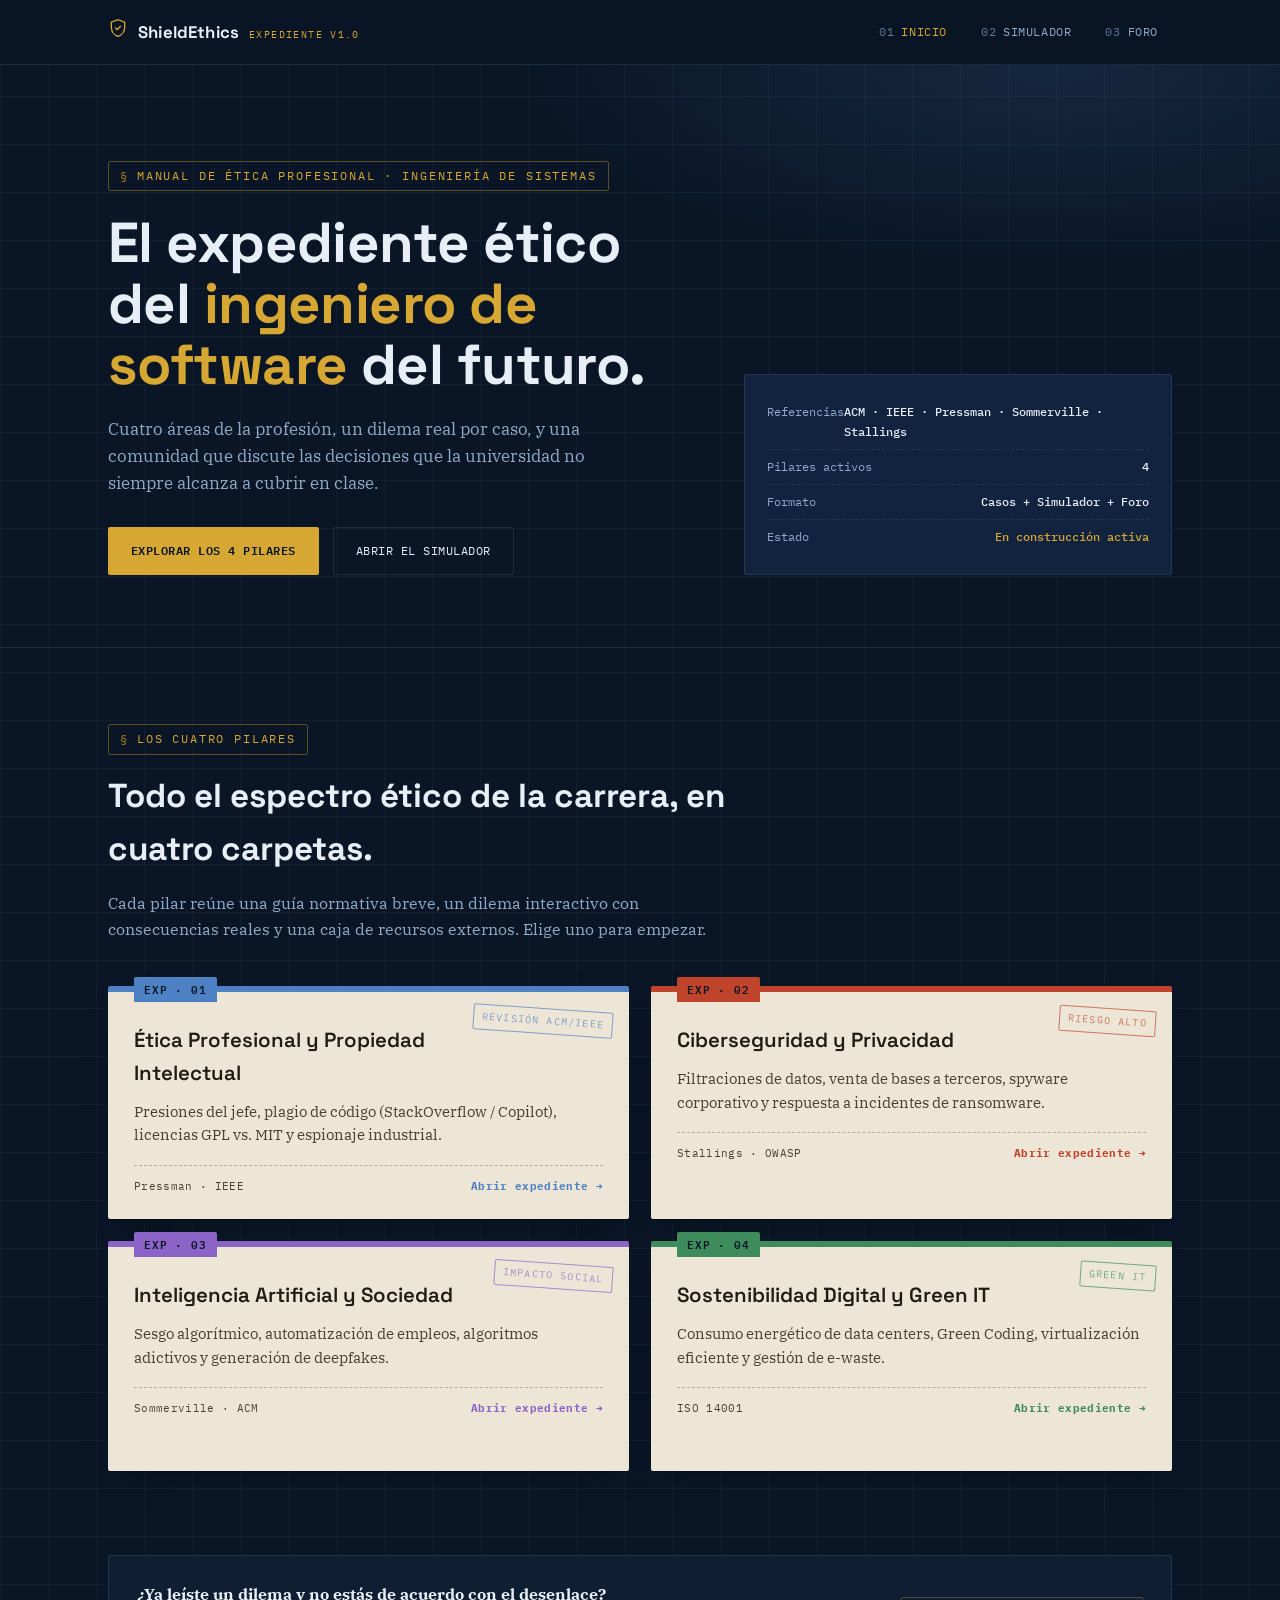
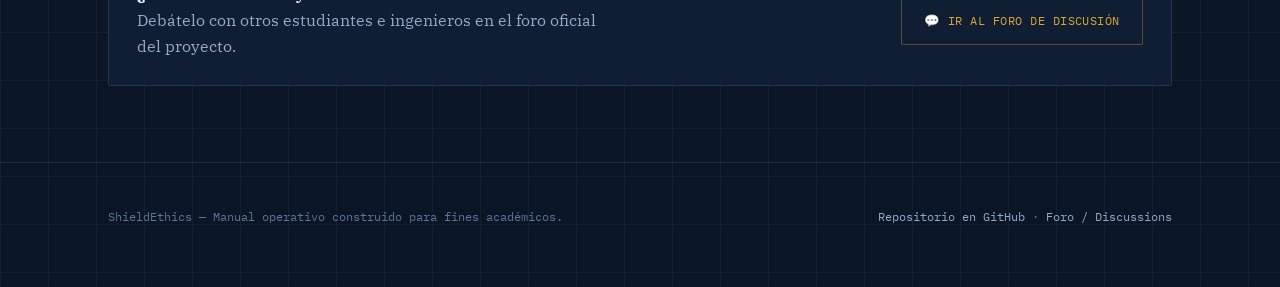
<file: index.html>
<!DOCTYPE html>
<html lang="es">
<head>
<meta charset="UTF-8">
<meta name="viewport" content="width=device-width, initial-scale=1.0">
<title>ShieldEthics — Manual Operativo del Ingeniero de Sistemas</title>
<meta name="description" content="Manual interactivo de ética profesional para ingeniería de sistemas: ética, ciberseguridad, inteligencia artificial y sostenibilidad digital.">
<link rel="stylesheet" href="css/estilos.css">
</head>
<body>

<nav class="nav">
  <div class="nav-inner">
    <a href="index.html" class="marca">
      <svg class="icono-escudo" viewBox="0 0 24 24" fill="none" xmlns="http://www.w3.org/2000/svg">
        <path d="M12 2L4 5v6c0 5.2 3.4 9.7 8 11 4.6-1.3 8-5.8 8-11V5l-8-3z" stroke="#D6A733" stroke-width="1.6"/>
        <path d="M9 12l2 2 4-4" stroke="#D6A733" stroke-width="1.6" stroke-linecap="round" stroke-linejoin="round"/>
      </svg>
      ShieldEthics <small>Expediente v1.0</small>
    </a>
    <ul class="nav-links">
      <li><a href="index.html" class="activo"><span class="n">01</span><span class="texto">Inicio</span></a></li>
      <li><a href="simulador.html"><span class="n">02</span><span class="texto">Simulador</span></a></li>
      <li><a href="https://github.com/joseluisx-x/ethical-playboook/discussions" target="_blank" rel="noopener" class="btn-foro-link"><span class="n">03</span><span class="texto">Foro</span></a></li>
    </ul>
  </div>
</nav>

<header class="hero">
  <div class="contenedor hero-grid">
    <div>
      <span class="eyebrow">Manual de ética profesional · Ingeniería de Sistemas</span>
      <h1>El expediente ético del <em>ingeniero de software</em> del futuro.</h1>
      <p class="lead">Cuatro áreas de la profesión, un dilema real por caso, y una comunidad que discute las decisiones que la universidad no siempre alcanza a cubrir en clase.</p>
      <div class="hero-acciones">
        <a href="#pilares" class="btn btn-primario">Explorar los 4 pilares</a>
        <a href="simulador.html" class="btn btn-secundario">Abrir el simulador</a>
      </div>
    </div>
    <div class="expediente-mini">
      <div class="fila"><span>Referencias</span><b>ACM · IEEE · Pressman · Sommerville · Stallings</b></div>
      <div class="fila"><span>Pilares activos</span><b>4</b></div>
      <div class="fila"><span>Formato</span><b>Casos + Simulador + Foro</b></div>
      <div class="fila"><span>Estado</span><b style="color:var(--amber)">En construcción activa</b></div>
    </div>
  </div>
</header>

<section class="seccion" id="pilares">
  <div class="contenedor">
    <div class="seccion-cabecera">
      <span class="eyebrow">Los cuatro pilares</span>
      <h2>Todo el espectro ético de la carrera, en cuatro carpetas.</h2>
      <p>Cada pilar reúne una guía normativa breve, un dilema interactivo con consecuencias reales y una caja de recursos externos. Elige uno para empezar.</p>
    </div>

    <div class="pilares-grid">

      <a class="carpeta p1" data-exp="EXP · 01" href="01-etica-profesional-y-propiedad-intelectual/index.html">
        <span class="sello">Revisión ACM/IEEE</span>
        <h3>Ética Profesional y Propiedad Intelectual</h3>
        <p>Presiones del jefe, plagio de código (StackOverflow / Copilot), licencias GPL vs. MIT y espionaje industrial.</p>
        <div class="autores">
          <span>Pressman · IEEE</span>
          <span class="ir">Abrir expediente →</span>
        </div>
      </a>

      <a class="carpeta p2" data-exp="EXP · 02" href="02-ciberseguridad-y-privacidad/index.html">
        <span class="sello">Riesgo alto</span>
        <h3>Ciberseguridad y Privacidad</h3>
        <p>Filtraciones de datos, venta de bases a terceros, spyware corporativo y respuesta a incidentes de ransomware.</p>
        <div class="autores">
          <span>Stallings · OWASP</span>
          <span class="ir">Abrir expediente →</span>
        </div>
      </a>

      <a class="carpeta p3" data-exp="EXP · 03" href="03-inteligencia-artificial-y-sociedad/index.html">
        <span class="sello">Impacto social</span>
        <h3>Inteligencia Artificial y Sociedad</h3>
        <p>Sesgo algorítmico, automatización de empleos, algoritmos adictivos y generación de deepfakes.</p>
        <div class="autores">
          <span>Sommerville · ACM</span>
          <span class="ir">Abrir expediente →</span>
        </div>
      </a>

      <a class="carpeta p4" data-exp="EXP · 04" href="04-sostenibilidad-y-green-it/index.html">
        <span class="sello">Green IT</span>
        <h3>Sostenibilidad Digital y Green IT</h3>
        <p>Consumo energético de data centers, Green Coding, virtualización eficiente y gestión de e-waste.</p>
        <div class="autores">
          <span>ISO 14001</span>
          <span class="ir">Abrir expediente →</span>
        </div>
      </a>

    </div>
  </div>
</section>

<section class="seccion" style="padding-top:0;">
  <div class="contenedor">
    <div class="cta-foro">
      <p><strong>¿Ya leíste un dilema y no estás de acuerdo con el desenlace?</strong><br>Debátelo con otros estudiantes e ingenieros en el foro oficial del proyecto.</p>
      <a href="https://github.com/joseluisx-x/ethical-playboook/discussions" target="_blank" rel="noopener" class="btn btn-foro">💬 Ir al foro de discusión</a>
    </div>
  </div>
</section>

<footer>
  <div class="contenedor footer-grid">
    <span>ShieldEthics — Manual operativo construido para fines académicos.</span>
    <span><a href="https://github.com/joseluisx-x/ethical-playboook" target="_blank" rel="noopener">Repositorio en GitHub</a> · <a href="https://github.com/joseluisx-x/ethical-playboook/discussions" target="_blank" rel="noopener">Foro / Discussions</a></span>
  </div>
</footer>

</body>
</html>
</file>
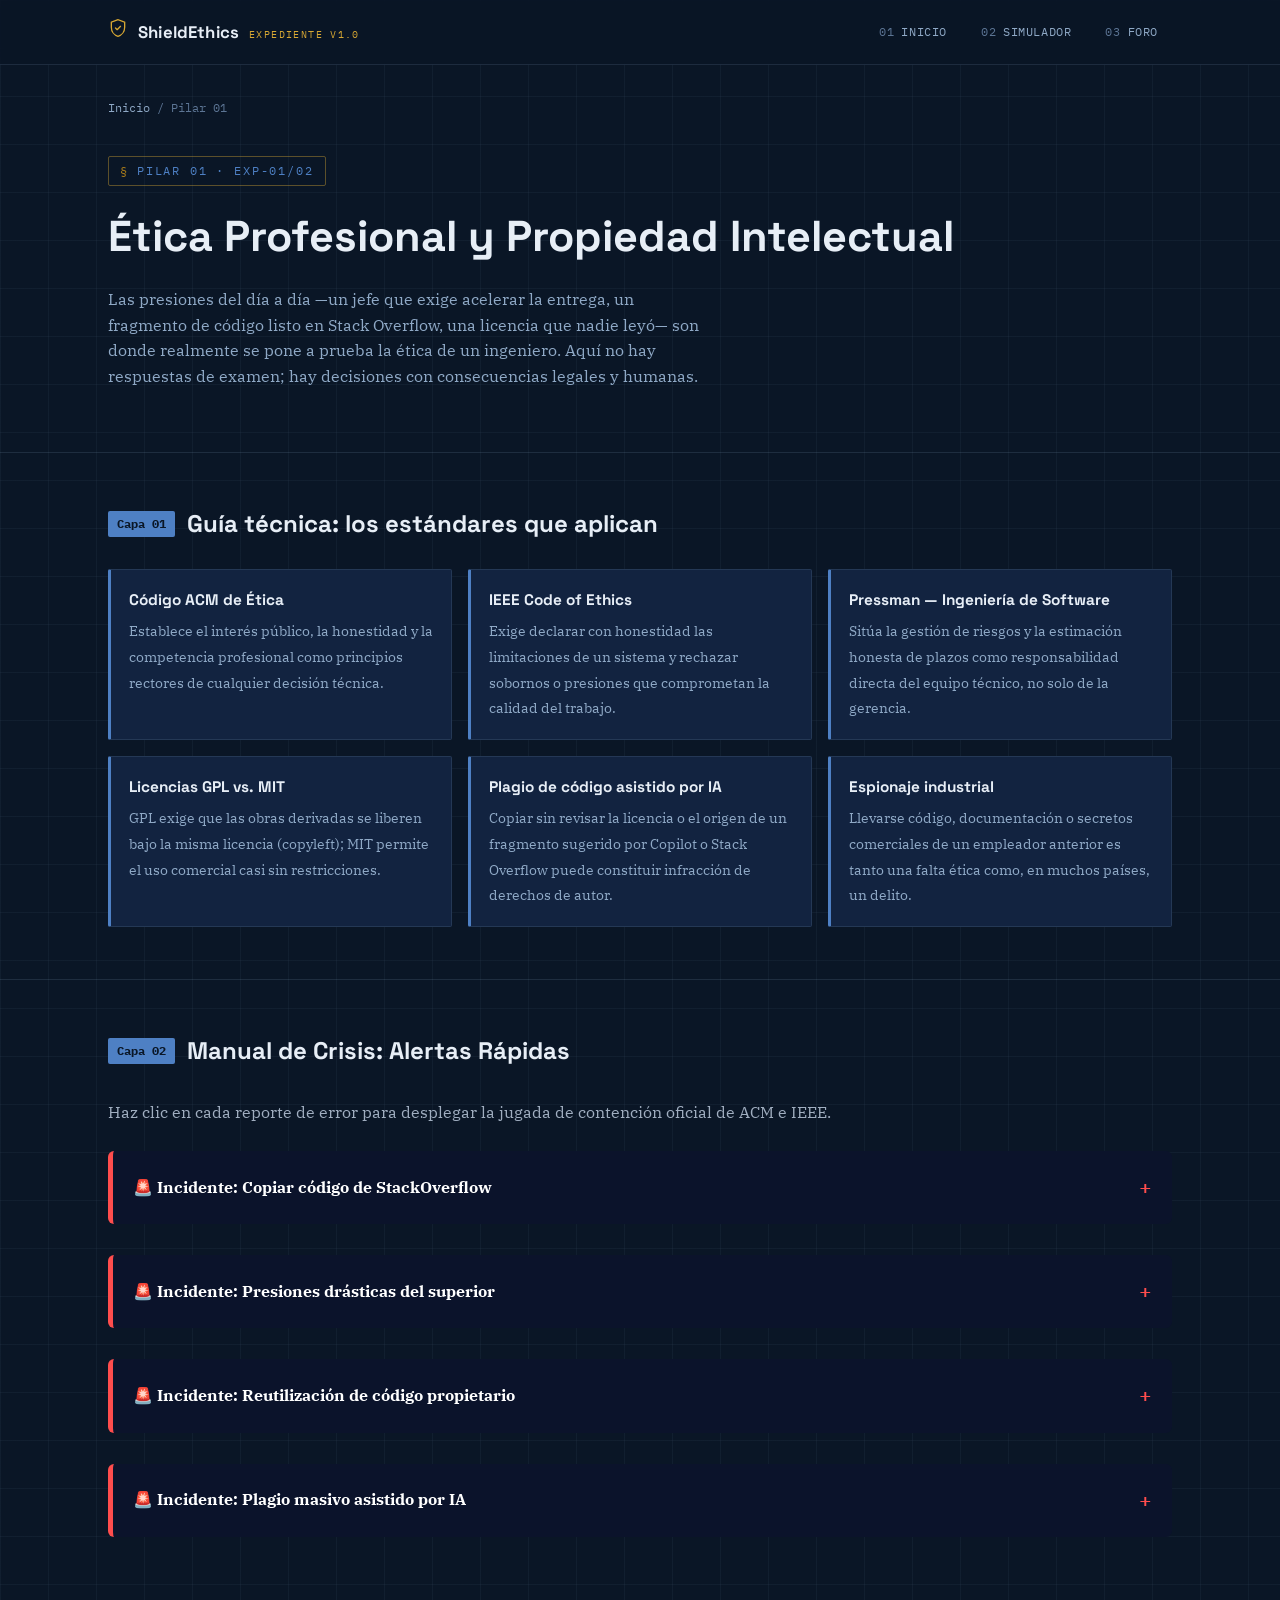
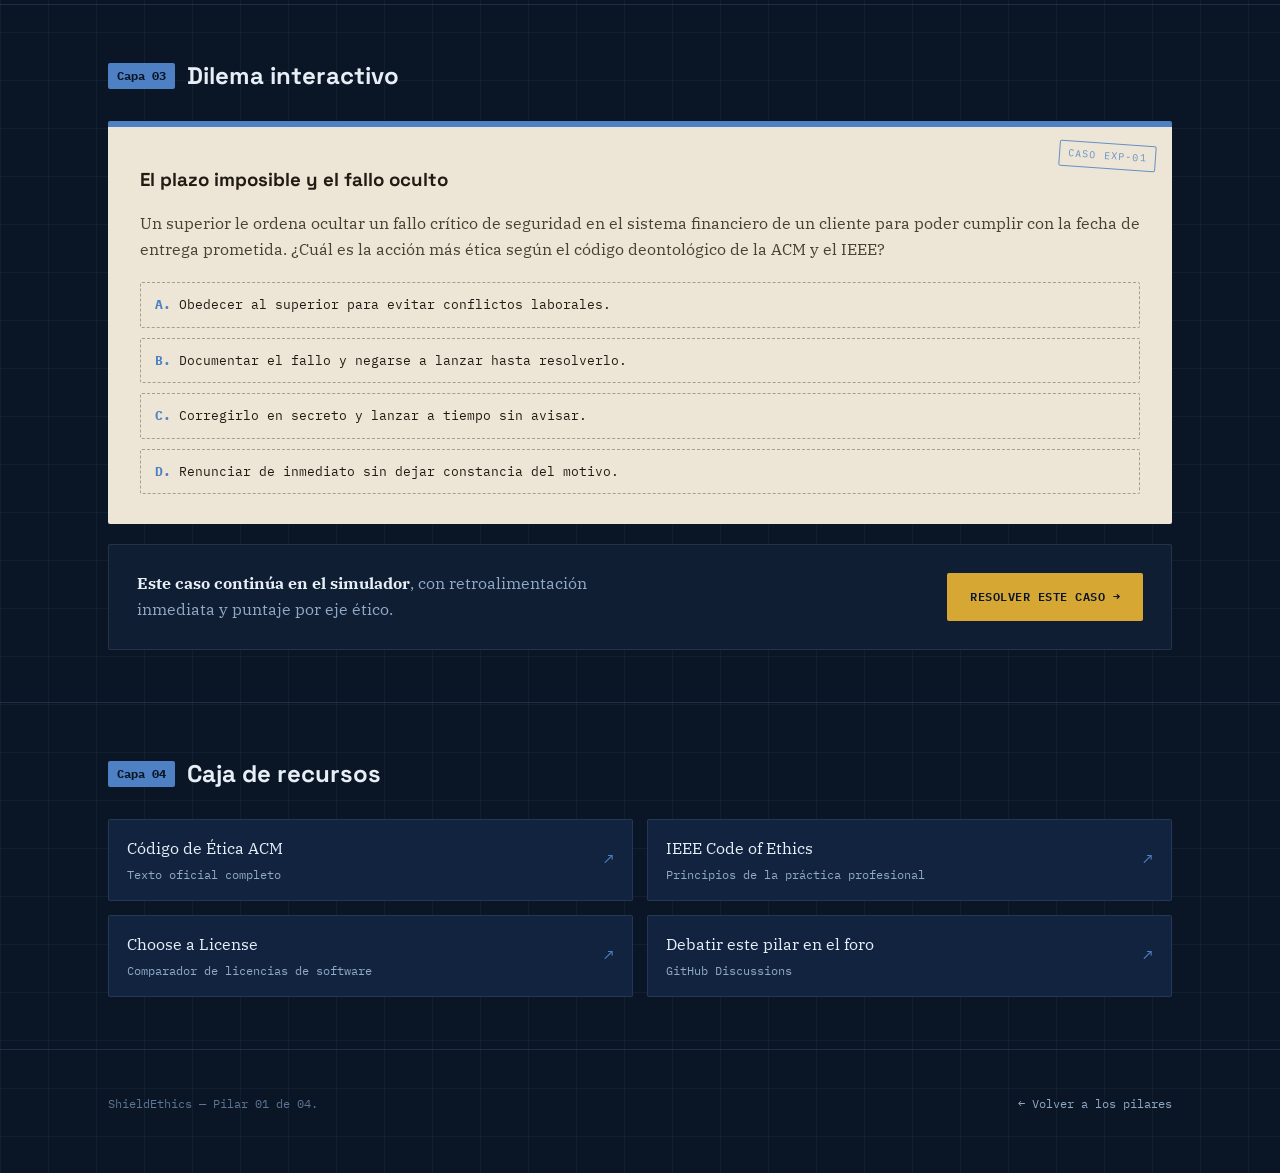
<file: 01-etica-profesional-y-propiedad-intelectual/index.html>
<!DOCTYPE html>
<html lang="es">
<head>
<meta charset="UTF-8">
<meta name="viewport" content="width=device-width, initial-scale=1.0">
<title>Ética Profesional y Propiedad Intelectual — ShieldEthics</title>
<link rel="stylesheet" href="../css/estilos.css">
</head>
<body class="p1-tema">

<nav class="nav">
  <div class="nav-inner">
    <a href="../index.html" class="marca">
      <svg class="icono-escudo" viewBox="0 0 24 24" fill="none" xmlns="http://www.w3.org/2000/svg">
        <path d="M12 2L4 5v6c0 5.2 3.4 9.7 8 11 4.6-1.3 8-5.8 8-11V5l-8-3z" stroke="#D6A733" stroke-width="1.6"/>
        <path d="M9 12l2 2 4-4" stroke="#D6A733" stroke-width="1.6" stroke-linecap="round" stroke-linejoin="round"/>
      </svg>
      ShieldEthics <small>Expediente v1.0</small>
    </a>
    <ul class="nav-links">
      <li><a href="../index.html"><span class="n">01</span><span class="texto">Inicio</span></a></li>
      <li><a href="../simulador.html"><span class="n">02</span><span class="texto">Simulador</span></a></li>
      <li><a href="https://github.com/joseluisx-x/ethical-playboook/discussions" target="_blank" rel="noopener"><span class="n">03</span><span class="texto">Foro</span></a></li>
    </ul>
  </div>
</nav>

<div class="contenedor">
  <p class="migas"><a href="../index.html">Inicio</a> / Pilar 01</p>
</div>

<header class="pilar-hero">
  <div class="contenedor">
    <span class="eyebrow tag">Pilar 01 · EXP-01/02</span>
    <h1>Ética Profesional y Propiedad Intelectual</h1>
    <p>Las presiones del día a día —un jefe que exige acelerar la entrega, un fragmento de código listo en Stack Overflow, una licencia que nadie leyó— son donde realmente se pone a prueba la ética de un ingeniero. Aquí no hay respuestas de examen; hay decisiones con consecuencias legales y humanas.</p>
  </div>
</header>

<section class="capa">
  <div class="contenedor">
    <div class="capa-titulo">
      <span class="num">Capa 01</span>
      <h2>Guía técnica: los estándares que aplican</h2>
    </div>
    <div class="norma-grid">
      <div class="norma">
        <b>Código ACM de Ética</b>
        <span>Establece el interés público, la honestidad y la competencia profesional como principios rectores de cualquier decisión técnica.</span>
      </div>
      <div class="norma">
        <b>IEEE Code of Ethics</b>
        <span>Exige declarar con honestidad las limitaciones de un sistema y rechazar sobornos o presiones que comprometan la calidad del trabajo.</span>
      </div>
      <div class="norma">
        <b>Pressman — Ingeniería de Software</b>
        <span>Sitúa la gestión de riesgos y la estimación honesta de plazos como responsabilidad directa del equipo técnico, no solo de la gerencia.</span>
      </div>
      <div class="norma">
        <b>Licencias GPL vs. MIT</b>
        <span>GPL exige que las obras derivadas se liberen bajo la misma licencia (copyleft); MIT permite el uso comercial casi sin restricciones.</span>
      </div>
      <div class="norma">
        <b>Plagio de código asistido por IA</b>
        <span>Copiar sin revisar la licencia o el origen de un fragmento sugerido por Copilot o Stack Overflow puede constituir infracción de derechos de autor.</span>
      </div>
      <div class="norma">
        <b>Espionaje industrial</b>
        <span>Llevarse código, documentación o secretos comerciales de un empleador anterior es tanto una falta ética como, en muchos países, un delito.</span>
      </div>
    </div>
  </div>
</section>

<!-- ========================================== -->
<!-- CAPA 03: MANUAL DE CRISIS (PILAR 01 - AZUL)-->
<!-- ========================================== -->
<section class="capa">
    <div class="contenedor">
        
        <!-- TÍTULO CON LA ESTRUCTURA ORIGINAL NATIVA -->
        <div class="capa-titulo" style="margin-bottom: 30px;">
            <span class="num">Capa 02</span>
            <h2>Manual de Crisis: Alertas Rápidas</h2>
        </div>
        
        <!-- SUBTÍTULO ABAJO -->
        <p style="color: #a0aec0; margin-bottom: 25px; font-size: 1rem;">Haz clic en cada reporte de error para desplegar la jugada de contención oficial de ACM e IEEE.</p>

        <!-- CONTENEDOR DE LOS 4 TICKETS CORTOS AZULES -->
        <div class="manual-incidentes-criticos" style="display: flex; flex-direction: column; gap: 16px;">
            
            <style>
                .ticket-critico {
                    background-color: #0b132b !important;
                    border-radius: 6px !important;
                    border-left: 5px solid #ff4d4d !important; /* Rojo: Alerta inicial */
                    overflow: hidden;
                    margin-bottom: 15px;
                    transition: all 0.3s ease;
                }
                .ticket-critico[open] {
                    border-left-color: #0077b6 !important; /* Azul tecnológico de tu pilar */
                    background-color: #0f1c3f !important;
                }
                .ticket-critico summary {
                    padding: 20px !important;
                    display: flex !important;
                    justify-content: space-between !important;
                    align-items: center !important;
                    cursor: pointer !important;
                    color: #ffffff !important;
                    font-weight: bold !important;
                    list-style: none !important;
                }
                .ticket-critico summary::-webkit-details-marker { display: none; }
                .ticket-critico[open] .txt-signo { color: #0077b6 !important; transform: rotate(45deg); }
                
                .bloque-alerta-interna { padding: 0 20px 20px 20px; }
                .caja-situacion-amarilla {
                    color: #ffb703 !important;
                    font-size: 0.95rem;
                    line-height: 1.6;
                    margin-bottom: 12px;
                }
                .caja-jugada-azul {
                    background-color: rgba(0, 119, 182, 0.08) !important; /* Fondo azul sutil */
                    border: 1px solid rgba(0, 119, 182, 0.2) !important;
                    padding: 15px !important;
                    border-radius: 4px !important;
                    color: #e2e8f0 !important;
                    font-size: 0.95rem;
                    line-height: 1.6;
                }
                .caja-jugada-azul strong { color: #0077b6 !important; }
            </style>

            <!-- TICKET 1 -->
            <details class="ticket-critico">
                <summary>🚨 Incidente: Copiar código de StackOverflow <span class="txt-signo" style="color: #ff4d4d; font-size: 1.3rem; transition: all 0.2s;">+</span></summary>
                <div class="bloque-alerta-interna">
                    <div class="caja-situacion-amarilla">
                        <p><strong>⚠️ Situación:</strong> Copiaste código de StackOverflow para cerrar un ticket rápido y no sabes si es legal.</p>
                    </div>
                    <div class="caja-jugada-azul">
                        <p><strong>🛠️ La Jugada:</strong> Revisa la licencia (MIT/GPL). Si pasa, pon la URL de origen en un comentario y salva tu portafolio.</p>
                    </div>
                </div>
            </details>

            <!-- TICKET 2 -->
            <details class="ticket-critico">
                <summary>🚨 Incidente: Presiones drásticas del superior <span class="txt-signo" style="color: #ff4d4d; font-size: 1.3rem; transition: all 0.2s;">+</span></summary>
                <div class="bloque-alerta-interna">
                    <div class="caja-situacion-amarilla">
                        <p><strong>⚠️ Situación:</strong> Tu jefe te ordena saltarte el QA y las pruebas de estrés para subir a producción ¡ya!</p>
                    </div>
                    <div class="caja-jugada-azul">
                        <p><strong>🛠️ La Jugada:</strong> Deja el riesgo técnico registrado por Slack o correo. No firmes la aprobación. Cúbrete las espaldas.</p>
                    </div>
                </div>
            </details>

            <!-- TICKET 3 -->
            <details class="ticket-critico">
                <summary>🚨 Incidente: Reutilización de código propietario <span class="txt-signo" style="color: #ff4d4d; font-size: 1.3rem; transition: all 0.2s;">+</span></summary>
                <div class="bloque-alerta-interna">
                    <div class="caja-situacion-amarilla">
                        <p><strong>⚠️ Situación:</strong> Usas un algoritmo secreto de tu antiguo trabajo para resolver un bug actual.</p>
                    </div>
                    <div class="caja-jugada-azul">
                        <p><strong>🛠️ La Jugada:</strong> Alto ahí, eso es espionaje industrial. Borra el archivo y reescribe la lógica usando librerías abiertas.</p>
                    </div>
                </div>
            </details>

            <!-- TICKET 4 -->
            <details class="ticket-critico">
                <summary>🚨 Incidente: Plagio masivo asistido por IA <span class="txt-signo" style="color: #ff4d4d; font-size: 1.3rem; transition: all 0.2s;">+</span></summary>
                <div class="bloque-alerta-interna">
                    <div class="caja-situacion-amarilla">
                        <p><strong>⚠️ Situación:</strong> Copiar sin revisar bloques sugeridos por Copilot que infringen derechos de autor.</p>
                    </div>
                    <div class="caja-jugada-azul">
                        <p><strong>🛠️ La Jugada:</strong> Audita los fragmentos generados por IA, elimina patrones propietarios directos y valida contra repositorios públicos.</p>
                    </div>
                </div>
            </details>

        </div>
    </div>
</section>


  <section class="capa">
  <div class="contenedor">
    <div class="capa-titulo">
      <span class="num">Capa 03</span>
      <h2>Dilema interactivo</h2>
    </div>
    <div class="dilema">
      <span class="sello">Caso EXP-01</span>
      <h3>El plazo imposible y el fallo oculto</h3>
      <p>Un superior le ordena ocultar un fallo crítico de seguridad en el sistema financiero de un cliente para poder cumplir con la fecha de entrega prometida. ¿Cuál es la acción más ética según el código deontológico de la ACM y el IEEE?</p>
      <div class="opciones">
        <div><b>A.</b> Obedecer al superior para evitar conflictos laborales.</div>
        <div><b>B.</b> Documentar el fallo y negarse a lanzar hasta resolverlo.</div>
        <div><b>C.</b> Corregirlo en secreto y lanzar a tiempo sin avisar.</div>
        <div><b>D.</b> Renunciar de inmediato sin dejar constancia del motivo.</div>
      </div>
    </div>
    <div class="cta-foro" style="margin-top:20px;">
      <p><strong>Este caso continúa en el simulador</strong>, con retroalimentación inmediata y puntaje por eje ético.</p>
      <a href="../simulador.html" class="btn btn-primario">Resolver este caso →</a>
    </div>
  </div>
</section>
  
<section class="capa" style="border-bottom:none;">
  <div class="contenedor">
    <div class="capa-titulo">
      <span class="num">Capa 04</span>
      <h2>Caja de recursos</h2>
    </div>
    <div class="recursos">
      <a class="recurso" href="https://www.acm.org/code-of-ethics" target="_blank" rel="noopener">
        <div>Código de Ética ACM<small>Texto oficial completo</small></div>
        <span class="flecha">↗</span>
      </a>
      <a class="recurso" href="https://www.ieee.org/about/corporate/governance/p7-8.html" target="_blank" rel="noopener">
        <div>IEEE Code of Ethics<small>Principios de la práctica profesional</small></div>
        <span class="flecha">↗</span>
      </a>
      <a class="recurso" href="https://choosealicense.com/" target="_blank" rel="noopener">
        <div>Choose a License<small>Comparador de licencias de software</small></div>
        <span class="flecha">↗</span>
      </a>
      <a class="recurso" href="https://github.com/joseluisx-x/ethical-playboook/discussions/categories/ética-y-propiedad-intelectual" target="_blank" rel="noopener">
        <div>Debatir este pilar en el foro<small>GitHub Discussions</small></div>
        <span class="flecha">↗</span>
      </a>
    </div>
  </div>
</section>

<footer>
  <div class="contenedor footer-grid">
    <span>ShieldEthics — Pilar 01 de 04.</span>
    <span><a href="../index.html">← Volver a los pilares</a></span>
  </div>
</footer>

</body>
</html>
</file>
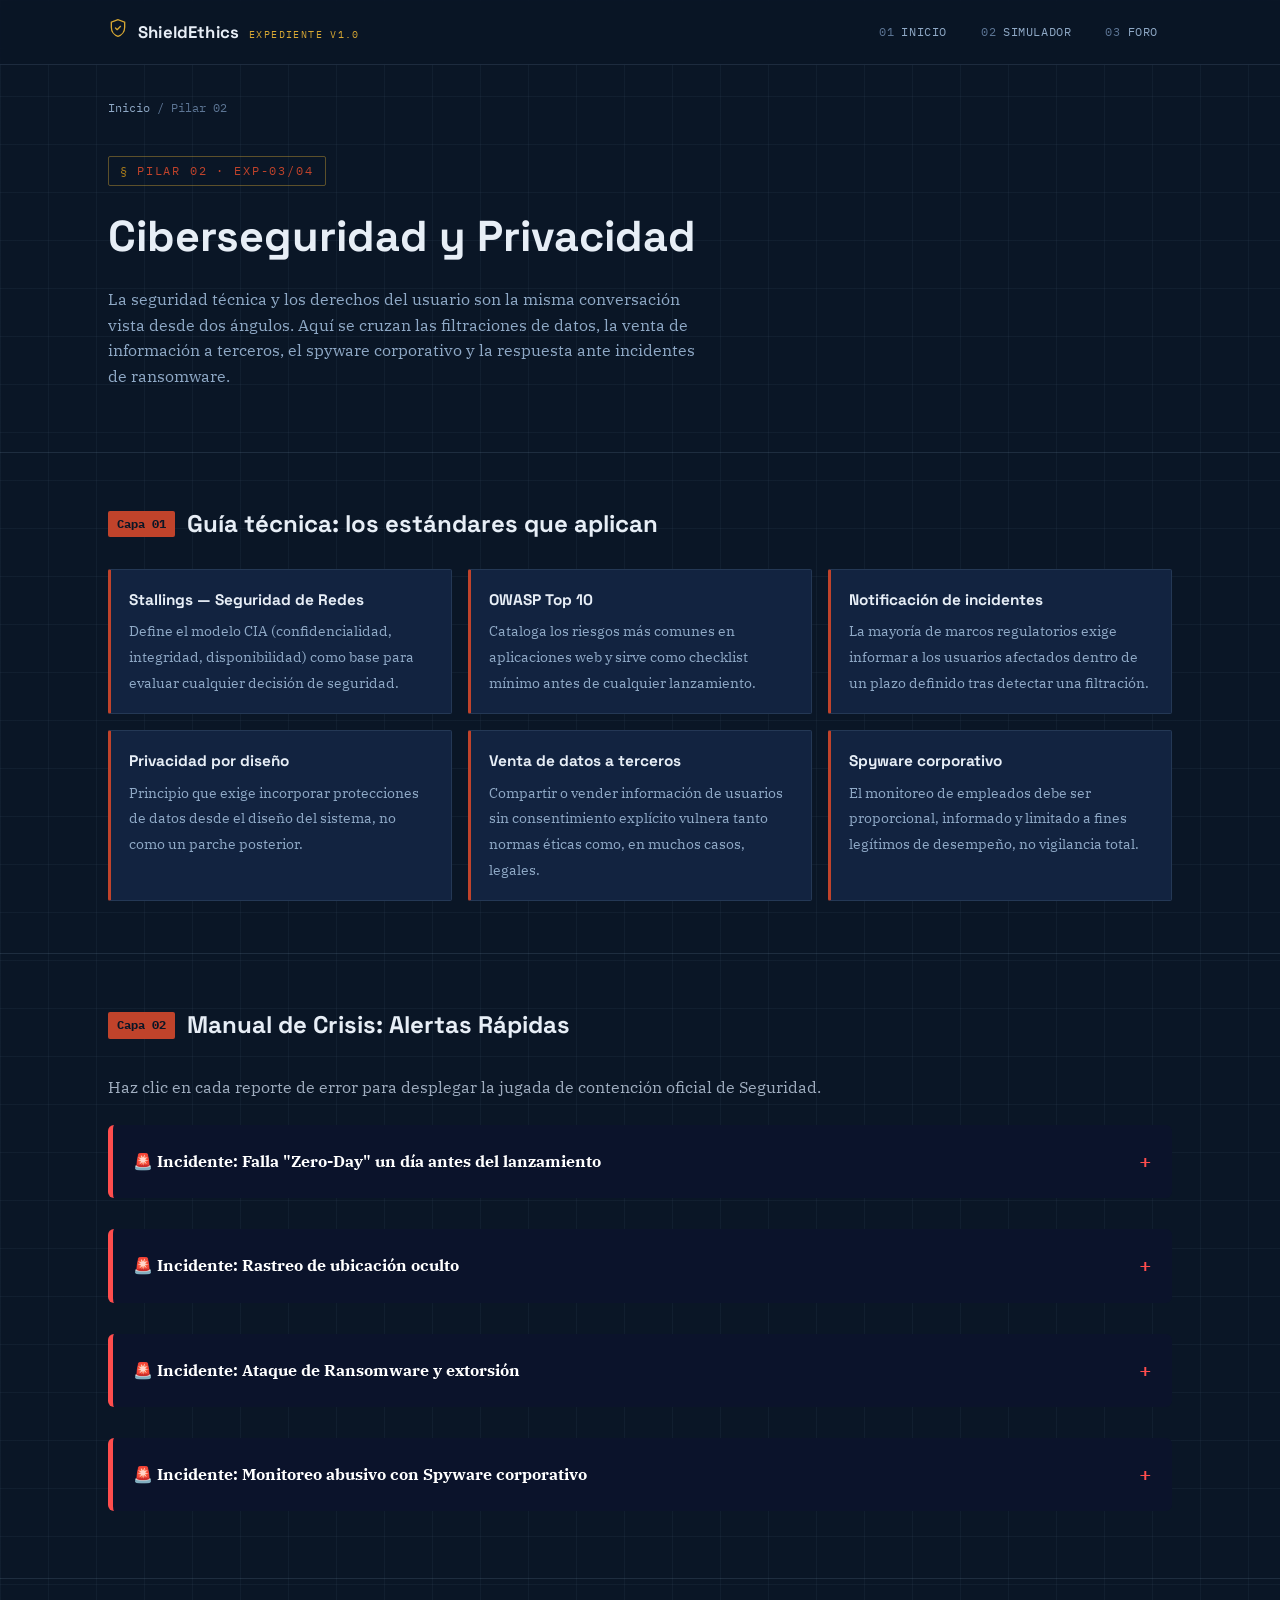
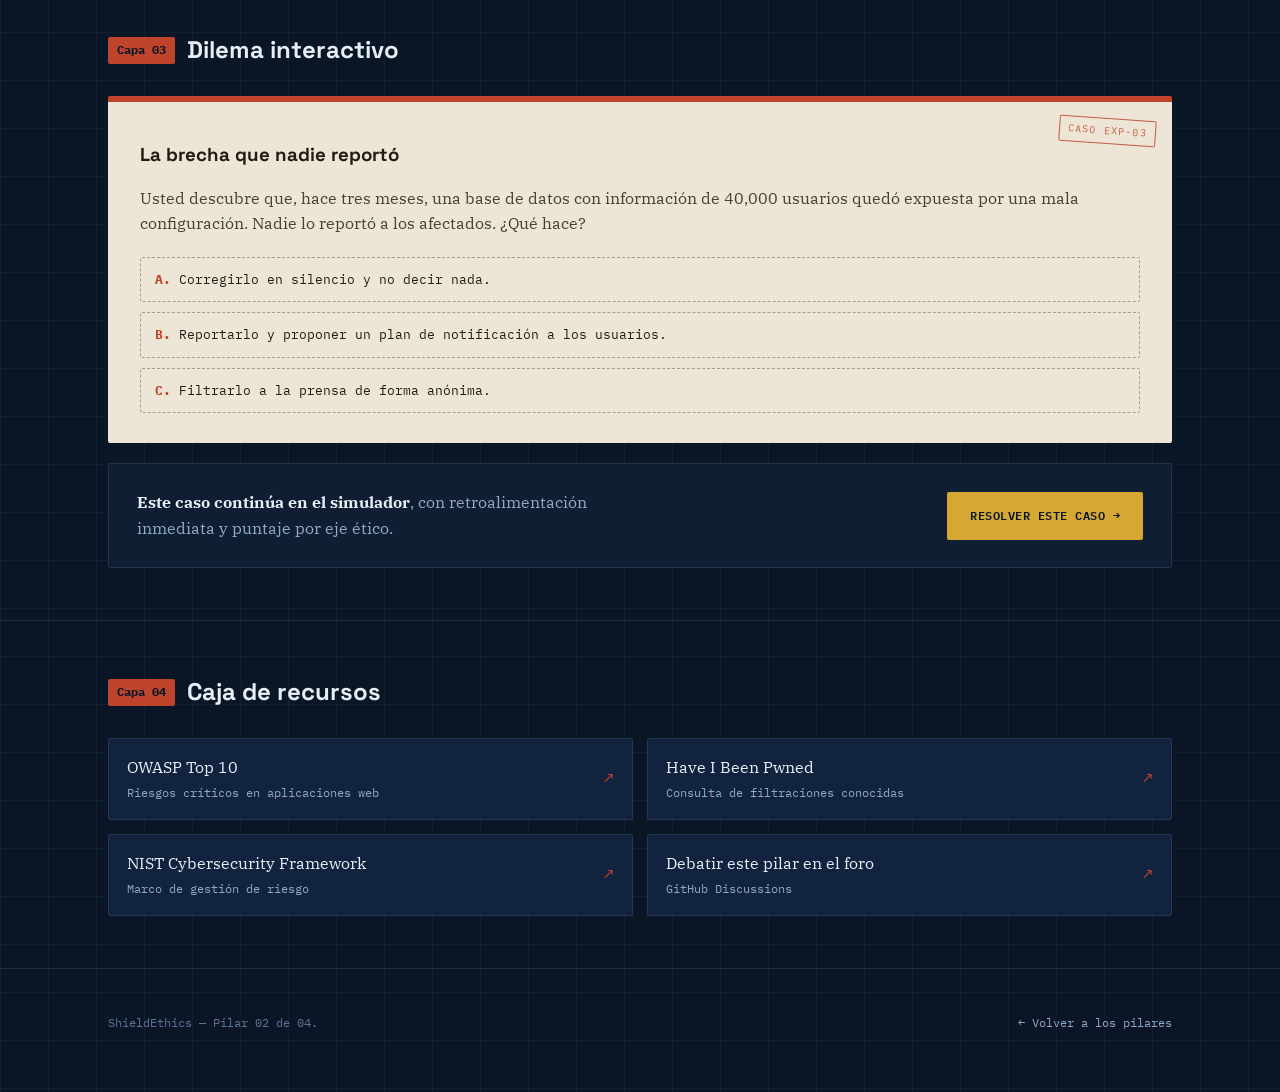
<file: 02-ciberseguridad-y-privacidad/index.html>
<!DOCTYPE html>
<html lang="es">
<head>
<meta charset="UTF-8">
<meta name="viewport" content="width=device-width, initial-scale=1.0">
<title>Ciberseguridad y Privacidad — ShieldEthics</title>
<link rel="stylesheet" href="../css/estilos.css">
</head>
<body class="p2-tema">

<nav class="nav">
  <div class="nav-inner">
    <a href="../index.html" class="marca">
      <svg class="icono-escudo" viewBox="0 0 24 24" fill="none" xmlns="http://www.w3.org/2000/svg">
        <path d="M12 2L4 5v6c0 5.2 3.4 9.7 8 11 4.6-1.3 8-5.8 8-11V5l-8-3z" stroke="#D6A733" stroke-width="1.6"/>
        <path d="M9 12l2 2 4-4" stroke="#D6A733" stroke-width="1.6" stroke-linecap="round" stroke-linejoin="round"/>
      </svg>
      ShieldEthics <small>Expediente v1.0</small>
    </a>
    <ul class="nav-links">
      <li><a href="../index.html"><span class="n">01</span><span class="texto">Inicio</span></a></li>
      <li><a href="../simulador.html"><span class="n">02</span><span class="texto">Simulador</span></a></li>
      <li><a href="https://github.com/joseluisx-x/ethical-playboook/discussions" target="_blank" rel="noopener"><span class="n">03</span><span class="texto">Foro</span></a></li>
    </ul>
  </div>
</nav>

<div class="contenedor">
  <p class="migas"><a href="../index.html">Inicio</a> / Pilar 02</p>
</div>

<header class="pilar-hero">
  <div class="contenedor">
    <span class="eyebrow tag">Pilar 02 · EXP-03/04</span>
    <h1>Ciberseguridad y Privacidad</h1>
    <p>La seguridad técnica y los derechos del usuario son la misma conversación vista desde dos ángulos. Aquí se cruzan las filtraciones de datos, la venta de información a terceros, el spyware corporativo y la respuesta ante incidentes de ransomware.</p>
  </div>
</header>

<section class="capa">
  <div class="contenedor">
    <div class="capa-titulo">
      <span class="num">Capa 01</span>
      <h2>Guía técnica: los estándares que aplican</h2>
    </div>
    <div class="norma-grid">
      <div class="norma">
        <b>Stallings — Seguridad de Redes</b>
        <span>Define el modelo CIA (confidencialidad, integridad, disponibilidad) como base para evaluar cualquier decisión de seguridad.</span>
      </div>
      <div class="norma">
        <b>OWASP Top 10</b>
        <span>Cataloga los riesgos más comunes en aplicaciones web y sirve como checklist mínimo antes de cualquier lanzamiento.</span>
      </div>
      <div class="norma">
        <b>Notificación de incidentes</b>
        <span>La mayoría de marcos regulatorios exige informar a los usuarios afectados dentro de un plazo definido tras detectar una filtración.</span>
      </div>
      <div class="norma">
        <b>Privacidad por diseño</b>
        <span>Principio que exige incorporar protecciones de datos desde el diseño del sistema, no como un parche posterior.</span>
      </div>
      <div class="norma">
        <b>Venta de datos a terceros</b>
        <span>Compartir o vender información de usuarios sin consentimiento explícito vulnera tanto normas éticas como, en muchos casos, legales.</span>
      </div>
      <div class="norma">
        <b>Spyware corporativo</b>
        <span>El monitoreo de empleados debe ser proporcional, informado y limitado a fines legítimos de desempeño, no vigilancia total.</span>
      </div>
    </div>
  </div>
</section>

<!-- ========================================== -->
<!-- CAPA 03: MANUAL DE CRISIS (PILAR 02 - ROJO)-->
<!-- ========================================== -->
<section class="capa">
    <div class="contenedor">
        
        <!-- TÍTULO CON LA ESTRUCTURA ORIGINAL NATIVA -->
        <div class="capa-titulo" style="margin-bottom: 30px;">
            <span class="num">Capa 02</span>
            <h2>Manual de Crisis: Alertas Rápidas</h2>
        </div>
        
        <!-- SUBTÍTULO ABAJO -->
        <p style="color: #a0aec0; margin-bottom: 25px; font-size: 1rem;">Haz clic en cada reporte de error para desplegar la jugada de contención oficial de Seguridad.</p>

        <!-- CONTENEDOR DE LOS 4 TICKETS CORTOS ROJO CORAL -->
        <div class="manual-incidentes-criticos" style="display: flex; flex-direction: column; gap: 16px;">
            
            <style>
                .ticket-critico {
                    background-color: #0b132b !important;
                    border-radius: 6px !important;
                    border-left: 5px solid #ff4d4d !important; /* Rojo: Alerta inicial */
                    overflow: hidden;
                    margin-bottom: 15px;
                    transition: all 0.3s ease;
                }
                .ticket-critico[open] {
                    border-left-color: #ff5722 !important; /* Rojo anaranjado / Coral de ciberseguridad */
                    background-color: #0f1c3f !important;
                }
                .ticket-critico summary {
                    padding: 20px !important;
                    display: flex !important;
                    justify-content: space-between !important;
                    align-items: center !important;
                    cursor: pointer !important;
                    color: #ffffff !important;
                    font-weight: bold !important;
                    list-style: none !important;
                }
                .ticket-critico summary::-webkit-details-marker { display: none; }
                .ticket-critico[open] .txt-signo { color: #ff5722 !important; transform: rotate(45deg); }
                
                .bloque-alerta-interna { padding: 0 20px 20px 20px; }
                .caja-situacion-amarilla {
                    color: #ffb703 !important;
                    font-size: 0.95rem;
                    line-height: 1.6;
                    margin-bottom: 12px;
                }
                .caja-jugada-roja {
                    background-color: rgba(255, 87, 34, 0.08) !important; /* Fondo coral sutil */
                    border: 1px solid rgba(255, 87, 34, 0.2) !important;
                    padding: 15px !important;
                    border-radius: 4px !important;
                    color: #e2e8f0 !important;
                    font-size: 0.95rem;
                    line-height: 1.6;
                }
                .caja-jugada-roja strong { color: #ff5722 !important; }
            </style>

            <!-- TICKET 1 -->
            <details class="ticket-critico">
                <summary>🚨 Incidente: Falla "Zero-Day" un día antes del lanzamiento <span class="txt-signo" style="color: #ff4d4d; font-size: 1.3rem; transition: all 0.2s;">+</span></summary>
                <div class="bloque-alerta-interna">
                    <div class="caja-situacion-amarilla">
                        <p><strong>⚠️ Situación:</strong> Encontraste un fallo crítico ("Zero-Day") un día antes del lanzamiento y te piden callarlo.</p>
                    </div>
                    <div class="caja-jugada-roja">
                        <p><strong>🛠️ La Jugada:</strong> Frena el despliegue del módulo afectado, documenta el fallo y aplica parche antes de abrir los puertos.</p>
                    </div>
                </div>
            </details>

            <!-- TICKET 2 -->
            <details class="ticket-critico">
                <summary>🚨 Incidente: Rastreo de ubicación oculto <span class="txt-signo" style="color: #ff4d4d; font-size: 1.3rem; transition: all 0.2s;">+</span></summary>
                <div class="bloque-alerta-interna">
                    <div class="caja-situacion-amarilla">
                        <p><strong>⚠️ Situación:</strong> Marketing te pide rastrear la ubicación de los usuarios en segundo plano "en secreto".</p>
                    </div>
                    <div class="caja-jugada-roja">
                        <p><strong>🛠️ La Jugada:</strong> Aplica privacidad por diseño. Pon un aviso explícito (Opt-in) o bloquéales el acceso a la API de GPS.</p>
                    </div>
                </div>
            </details>

            <!-- TICKET 3 -->
            <details class="ticket-critico">
                <summary>🚨 Incidente: Ataque de Ransomware y extorsión <span class="txt-signo" style="color: #ff4d4d; font-size: 1.3rem; transition: all 0.2s;">+</span></summary>
                <div class="bloque-alerta-interna">
                    <div class="caja-situacion-amarilla">
                        <p><strong>⚠️ Situación:</strong> Secuestraron la base de datos (Ransomware) y la empresa quiere pagar el rescate por debajo de la mesa.</p>
                    </div>
                    <div class="caja-jugada-roja">
                        <p><strong>🛠️ La Jugada:</strong> Desconecta los servidores de la red, levanta los Backups offline y reporta a las autoridades. Nunca pagues.</p>
                    </div>
                </div>
            </details>

            <!-- TICKET 4 -->
            <details class="ticket-critico">
                <summary>🚨 Incidente: Monitoreo abusivo con Spyware corporativo <span class="txt-signo" style="color: #ff4d4d; font-size: 1.3rem; transition: all 0.2s;">+</span></summary>
                <div class="bloque-alerta-interna">
                    <div class="caja-situacion-amarilla">
                        <p><strong>⚠️ Situación:</strong> Te ordenan desplegar herramientas espía para auditar cada pulsación de tecla y cámara de los empleados en remoto sin avisarles.</p>
                    </div>
                    <div class="caja-jugada-roja">
                        <p><strong>🛠️ La Jugada:</strong> Detén la instalación. Exige aplicar vigilancia proporcional e informada únicamente para fines de seguridad legítimos.</p>
                    </div>
                </div>
            </details>

        </div>
    </div>
</section>



  
<section class="capa">
  <div class="contenedor">
    <div class="capa-titulo">
      <span class="num">Capa 03</span>
      <h2>Dilema interactivo</h2>
    </div>
    <div class="dilema">
      <span class="sello">Caso EXP-03</span>
      <h3>La brecha que nadie reportó</h3>
      <p>Usted descubre que, hace tres meses, una base de datos con información de 40,000 usuarios quedó expuesta por una mala configuración. Nadie lo reportó a los afectados. ¿Qué hace?</p>
      <div class="opciones">
        <div><b>A.</b> Corregirlo en silencio y no decir nada.</div>
        <div><b>B.</b> Reportarlo y proponer un plan de notificación a los usuarios.</div>
        <div><b>C.</b> Filtrarlo a la prensa de forma anónima.</div>
      </div>
    </div>
    <div class="cta-foro" style="margin-top:20px;">
      <p><strong>Este caso continúa en el simulador</strong>, con retroalimentación inmediata y puntaje por eje ético.</p>
      <a href="../simulador.html" class="btn btn-primario">Resolver este caso →</a>
    </div>
  </div>
</section>

<section class="capa" style="border-bottom:none;">
  <div class="contenedor">
    <div class="capa-titulo">
      <span class="num">Capa 04</span>
      <h2>Caja de recursos</h2>
    </div>
    <div class="recursos">
      <a class="recurso" href="https://owasp.org/www-project-top-ten/" target="_blank" rel="noopener">
        <div>OWASP Top 10<small>Riesgos críticos en aplicaciones web</small></div>
        <span class="flecha">↗</span>
      </a>
      <a class="recurso" href="https://haveibeenpwned.com/" target="_blank" rel="noopener">
        <div>Have I Been Pwned<small>Consulta de filtraciones conocidas</small></div>
        <span class="flecha">↗</span>
      </a>
      <a class="recurso" href="https://www.nist.gov/cyberframework" target="_blank" rel="noopener">
        <div>NIST Cybersecurity Framework<small>Marco de gestión de riesgo</small></div>
        <span class="flecha">↗</span>
      </a>
      <a class="recurso" href="https://github.com/joseluisx-x/ethical-playboook/discussions/categories/ciberseguridad" target="_blank" rel="noopener">
        <div>Debatir este pilar en el foro<small>GitHub Discussions</small></div>
        <span class="flecha">↗</span>
      </a>
    </div>
  </div>
</section>

<footer>
  <div class="contenedor footer-grid">
    <span>ShieldEthics — Pilar 02 de 04.</span>
    <span><a href="../index.html">← Volver a los pilares</a></span>
  </div>
</footer>

</body>
</html>
</file>
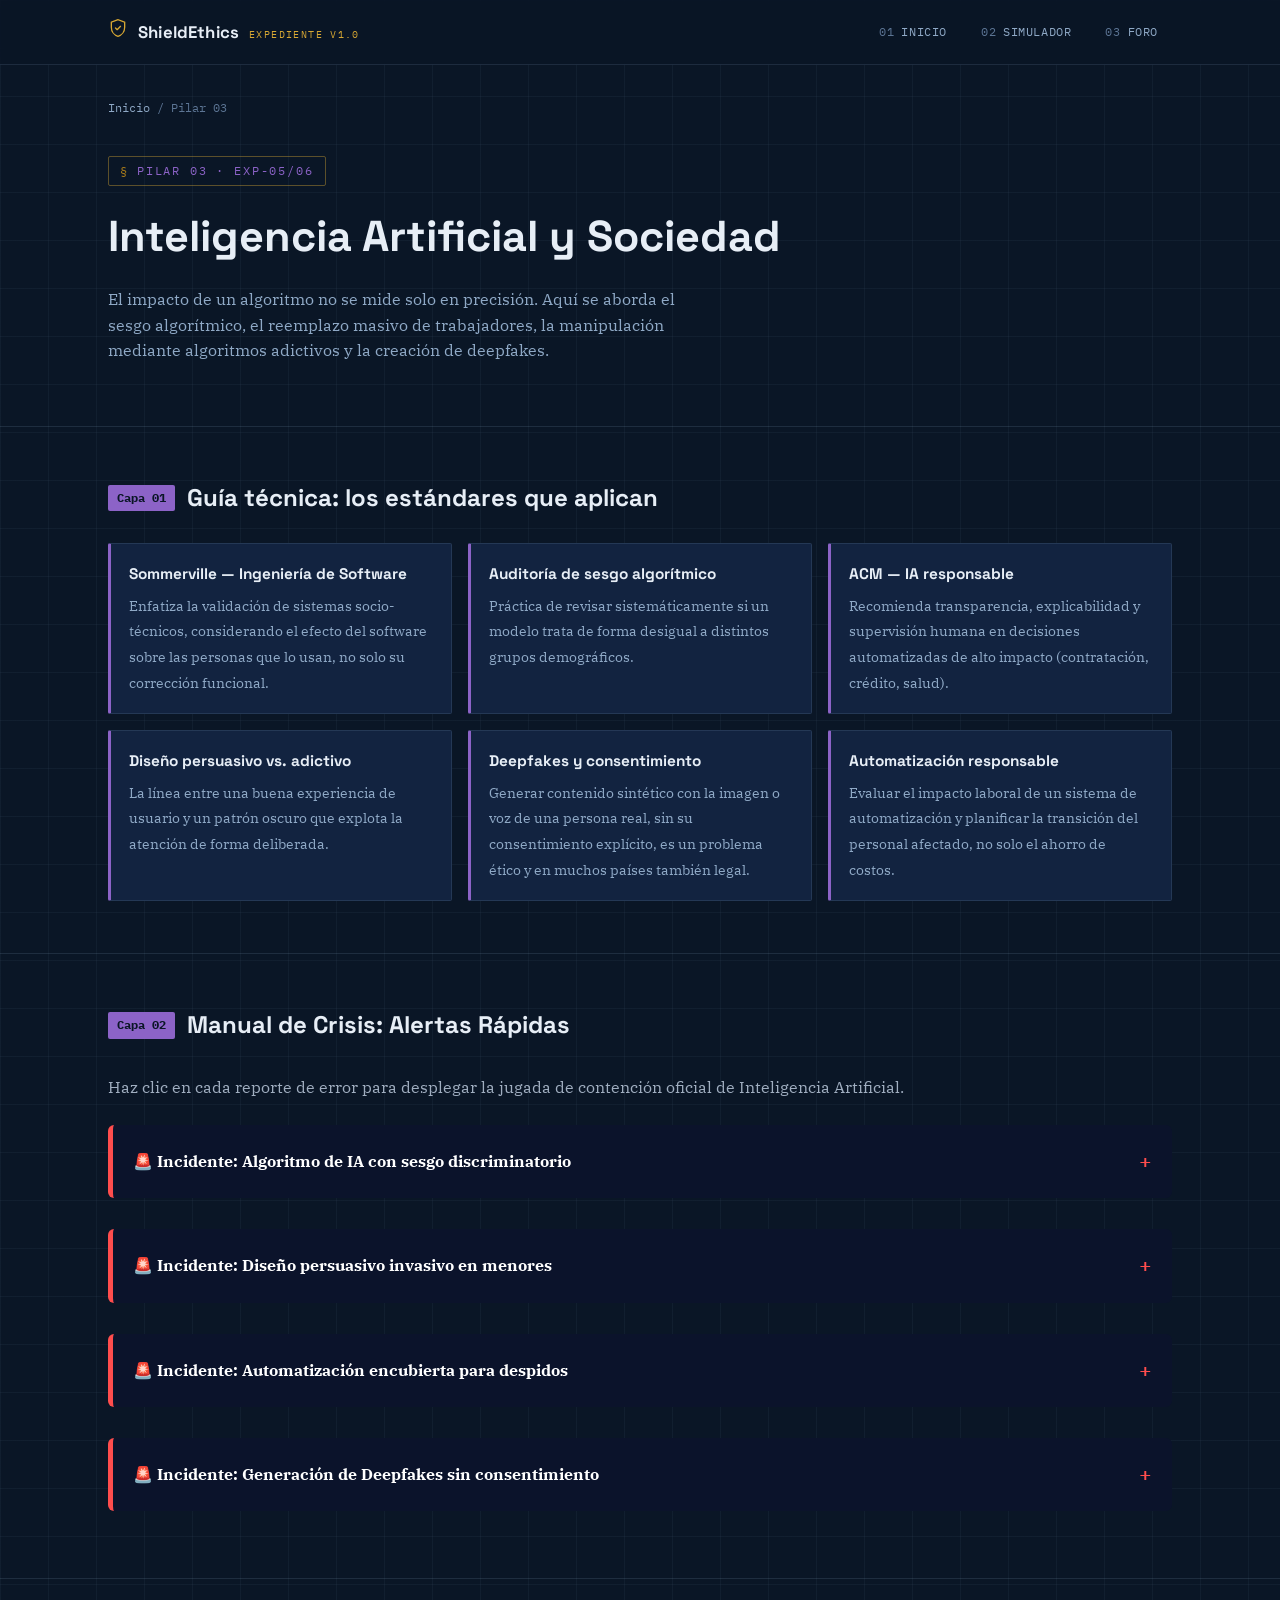
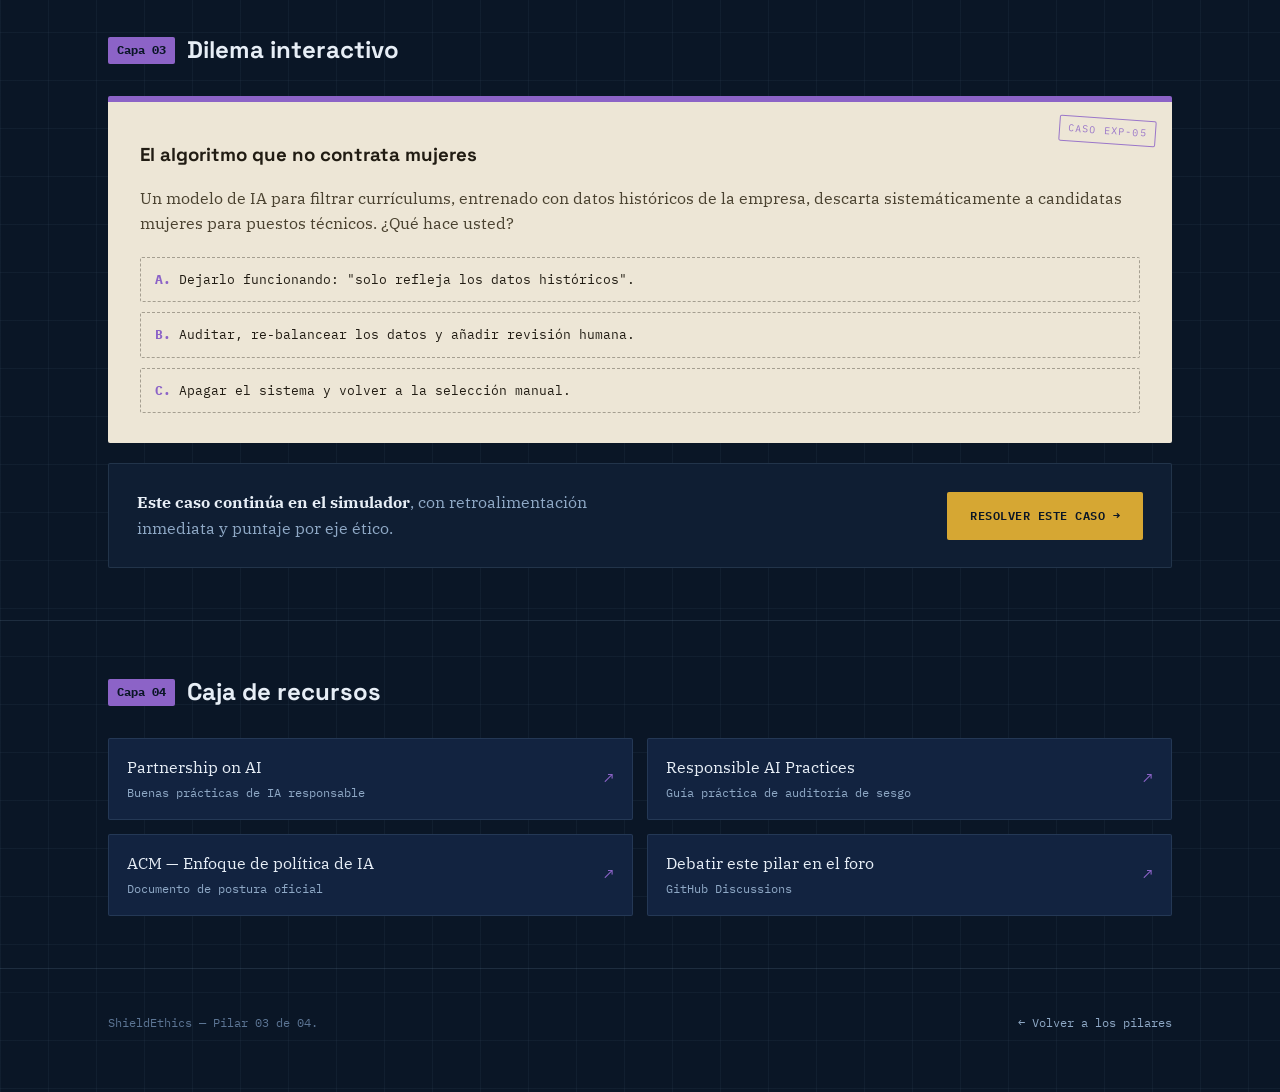
<file: 03-inteligencia-artificial-y-sociedad/index.html>
<!DOCTYPE html>
<html lang="es">
<head>
<meta charset="UTF-8">
<meta name="viewport" content="width=device-width, initial-scale=1.0">
<title>Inteligencia Artificial y Sociedad — ShieldEthics</title>
<link rel="stylesheet" href="../css/estilos.css">
</head>
<body class="p3-tema">

<nav class="nav">
  <div class="nav-inner">
    <a href="../index.html" class="marca">
      <svg class="icono-escudo" viewBox="0 0 24 24" fill="none" xmlns="http://www.w3.org/2000/svg">
        <path d="M12 2L4 5v6c0 5.2 3.4 9.7 8 11 4.6-1.3 8-5.8 8-11V5l-8-3z" stroke="#D6A733" stroke-width="1.6"/>
        <path d="M9 12l2 2 4-4" stroke="#D6A733" stroke-width="1.6" stroke-linecap="round" stroke-linejoin="round"/>
      </svg>
      ShieldEthics <small>Expediente v1.0</small>
    </a>
    <ul class="nav-links">
      <li><a href="../index.html"><span class="n">01</span><span class="texto">Inicio</span></a></li>
      <li><a href="../simulador.html"><span class="n">02</span><span class="texto">Simulador</span></a></li>
      <li><a href="https://github.com/joseluisx-x/ethical-playboook/discussions" target="_blank" rel="noopener"><span class="n">03</span><span class="texto">Foro</span></a></li>
    </ul>
  </div>
</nav>

<div class="contenedor">
  <p class="migas"><a href="../index.html">Inicio</a> / Pilar 03</p>
</div>

<header class="pilar-hero">
  <div class="contenedor">
    <span class="eyebrow tag">Pilar 03 · EXP-05/06</span>
    <h1>Inteligencia Artificial y Sociedad</h1>
    <p>El impacto de un algoritmo no se mide solo en precisión. Aquí se aborda el sesgo algorítmico, el reemplazo masivo de trabajadores, la manipulación mediante algoritmos adictivos y la creación de deepfakes.</p>
  </div>
</header>

<section class="capa">
  <div class="contenedor">
    <div class="capa-titulo">
      <span class="num">Capa 01</span>
      <h2>Guía técnica: los estándares que aplican</h2>
    </div>
    <div class="norma-grid">
      <div class="norma">
        <b>Sommerville — Ingeniería de Software</b>
        <span>Enfatiza la validación de sistemas socio-técnicos, considerando el efecto del software sobre las personas que lo usan, no solo su corrección funcional.</span>
      </div>
      <div class="norma">
        <b>Auditoría de sesgo algorítmico</b>
        <span>Práctica de revisar sistemáticamente si un modelo trata de forma desigual a distintos grupos demográficos.</span>
      </div>
      <div class="norma">
        <b>ACM — IA responsable</b>
        <span>Recomienda transparencia, explicabilidad y supervisión humana en decisiones automatizadas de alto impacto (contratación, crédito, salud).</span>
      </div>
      <div class="norma">
        <b>Diseño persuasivo vs. adictivo</b>
        <span>La línea entre una buena experiencia de usuario y un patrón oscuro que explota la atención de forma deliberada.</span>
      </div>
      <div class="norma">
        <b>Deepfakes y consentimiento</b>
        <span>Generar contenido sintético con la imagen o voz de una persona real, sin su consentimiento explícito, es un problema ético y en muchos países también legal.</span>
      </div>
      <div class="norma">
        <b>Automatización responsable</b>
        <span>Evaluar el impacto laboral de un sistema de automatización y planificar la transición del personal afectado, no solo el ahorro de costos.</span>
      </div>
    </div>
  </div>
</section>

<!-- ========================================== -->
<!-- CAPA 03: MANUAL DE CRISIS (PILAR 03 - MORADO)-->
<!-- ========================================== -->
<section class="capa">
    <div class="contenedor">
        
        <!-- TÍTULO CON LA ESTRUCTURA ORIGINAL NATIVA -->
        <div class="capa-titulo" style="margin-bottom: 30px;">
            <span class="num">Capa 02</span>
            <h2>Manual de Crisis: Alertas Rápidas</h2>
        </div>
        
        <!-- SUBTÍTULO ABAJO -->
        <p style="color: #a0aec0; margin-bottom: 25px; font-size: 1rem;">Haz clic en cada reporte de error para desplegar la jugada de contención oficial de Inteligencia Artificial.</p>

        <!-- CONTENEDOR DE LOS 4 TICKETS CORTOS MORADOS -->
        <div class="manual-incidentes-criticos" style="display: flex; flex-direction: column; gap: 16px;">
            
            <style>
                .ticket-critico {
                    background-color: #0b132b !important;
                    border-radius: 6px !important;
                    border-left: 5px solid #ff4d4d !important; /* Rojo: Alerta inicial */
                    overflow: hidden;
                    margin-bottom: 15px;
                    transition: all 0.3s ease;
                }
                .ticket-critico[open] {
                    border-left-color: #8a2be2 !important; /* Morado / Púrpura de IA */
                    background-color: #0f1c3f !important;
                }
                .ticket-critico summary {
                    padding: 20px !important;
                    display: flex !important;
                    justify-content: space-between !important;
                    align-items: center !important;
                    cursor: pointer !important;
                    color: #ffffff !important;
                    font-weight: bold !important;
                    list-style: none !important;
                }
                .ticket-critico summary::-webkit-details-marker { display: none; }
                .ticket-critico[open] .txt-signo { color: #8a2be2 !important; transform: rotate(45deg); }
                
                .bloque-alerta-interna { padding: 0 20px 20px 20px; }
                .caja-situacion-amarilla {
                    color: #ffb703 !important;
                    font-size: 0.95rem;
                    line-height: 1.6;
                    margin-bottom: 12px;
                }
                .caja-jugada-morada {
                    background-color: rgba(138, 43, 226, 0.08) !important; /* Fondo morado sutil */
                    border: 1px solid rgba(138, 43, 226, 0.2) !important;
                    padding: 15px !important;
                    border-radius: 4px !important;
                    color: #e2e8f0 !important;
                    font-size: 0.95rem;
                    line-height: 1.6;
                }
                .caja-jugada-morada strong { color: #8a2be2 !important; }
            </style>

            <!-- TICKET 1 -->
            <details class="ticket-critico">
                <summary>🚨 Incidente: Algoritmo de IA con sesgo discriminatorio <span class="txt-signo" style="color: #ff4d4d; font-size: 1.3rem; transition: all 0.2s;">+</span></summary>
                <div class="bloque-alerta-interna">
                    <div class="caja-situacion-amarilla">
                        <p><strong>⚠️ Situación:</strong> Tu algoritmo de IA rechaza solicitudes de personas basado en su género o zona residencial.</p>
                    </div>
                    <div class="caja-jugada-morada">
                        <p><strong>🛠️ La Jugada:</strong> Apaga el modelo de inmediato. Tu dataset está contaminado. Audita y equilibra los datos de entrenamiento.</p>
                    </div>
                </div>
            </details>

            <!-- TICKET 2 -->
            <details class="ticket-critico">
                <summary>🚨 Incidente: Diseño persuasivo invasivo en menores <span class="txt-signo" style="color: #ff4d4d; font-size: 1.3rem; transition: all 0.2s;">+</span></summary>
                <div class="bloque-alerta-interna">
                    <div class="caja-situacion-amarilla">
                        <p><strong>⚠️ Situación:</strong> Te ordenan diseñar notificaciones basura y scrolls infinitos para enganchar a menores de edad.</p>
                    </div>
                    <div class="caja-jugada-morada">
                        <p><strong>🛠️ La Jugada:</strong> Alerta el conflicto ético. Diseña interfaces limpias que respeten el tiempo de pantalla del usuario.</p>
                    </div>
                </div>
            </details>

            <!-- TICKET 3 -->
            <details class="ticket-critico">
                <summary>🚨 Incidente: Automatización encubierta para despidos <span class="txt-signo" style="color: #ff4d4d; font-size: 1.3rem; transition: all 0.2s;">+</span></summary>
                <div class="bloque-alerta-interna">
                    <div class="caja-situacion-amarilla">
                        <p><strong>⚠️ Situación:</strong> Te piden programar un software para automatizar tareas y despedir en secreto al 70% del equipo.</p>
                    </div>
                    <div class="caja-jugada-morada">
                        <p><strong>🛠️ La Jugada:</strong> Exige transparencia. Aboga por un plan de reentrenamiento para el personal antes de soltar el script.</p>
                    </div>
                </div>
            </details>

            <!-- TICKET 4 -->
            <details class="ticket-critico">
                <summary>🚨 Incidente: Generación de Deepfakes sin consentimiento <span class="txt-signo" style="color: #ff4d4d; font-size: 1.3rem; transition: all 0.2s;">+</span></summary>
                <div class="bloque-alerta-interna">
                    <div class="caja-situacion-amarilla">
                        <p><strong>⚠️ Situación:</strong> Te ordenan usar modelos generativos para crear contenido sintético con la voz o rostro de un tercero sin su autorización expresa.</p>
                    </div>
                    <div class="caja-jugada-morada">
                        <p><strong>🛠️ La Jugada:</strong> Detén el proceso. Todo sistema multimedia sintético debe contar con permisos explícitos y marcas de agua digitales de origen.</p>
                    </div>
                </div>
            </details>

        </div>
    </div>
</section>


  
<section class="capa">
  <div class="contenedor">
    <div class="capa-titulo">
      <span class="num">Capa 03</span>
      <h2>Dilema interactivo</h2>
    </div>
    <div class="dilema">
      <span class="sello">Caso EXP-05</span>
      <h3>El algoritmo que no contrata mujeres</h3>
      <p>Un modelo de IA para filtrar currículums, entrenado con datos históricos de la empresa, descarta sistemáticamente a candidatas mujeres para puestos técnicos. ¿Qué hace usted?</p>
      <div class="opciones">
        <div><b>A.</b> Dejarlo funcionando: "solo refleja los datos históricos".</div>
        <div><b>B.</b> Auditar, re-balancear los datos y añadir revisión humana.</div>
        <div><b>C.</b> Apagar el sistema y volver a la selección manual.</div>
      </div>
    </div>
    <div class="cta-foro" style="margin-top:20px;">
      <p><strong>Este caso continúa en el simulador</strong>, con retroalimentación inmediata y puntaje por eje ético.</p>
      <a href="../simulador.html" class="btn btn-primario">Resolver este caso →</a>
    </div>
  </div>
</section>

<section class="capa" style="border-bottom:none;">
  <div class="contenedor">
    <div class="capa-titulo">
      <span class="num">Capa 04</span>
      <h2>Caja de recursos</h2>
    </div>
    <div class="recursos">
      <a class="recurso" href="https://www.partnershiponai.org/" target="_blank" rel="noopener">
        <div>Partnership on AI<small>Buenas prácticas de IA responsable</small></div>
        <span class="flecha">↗</span>
      </a>
      <a class="recurso" href="https://ai.google/responsibility/responsible-ai-practices/" target="_blank" rel="noopener">
        <div>Responsible AI Practices<small>Guía práctica de auditoría de sesgo</small></div>
        <span class="flecha">↗</span>
      </a>
      <a class="recurso" href="https://www.acm.org/binaries/content/assets/public-policy/ustpc-approach-ai-policy.pdf" target="_blank" rel="noopener">
        <div>ACM — Enfoque de política de IA<small>Documento de postura oficial</small></div>
        <span class="flecha">↗</span>
      </a>
      <a class="recurso" href="https://github.com/joseluisx-x/ethical-playboook/discussions/categories/ia-y-sociedad" target="_blank" rel="noopener">
        <div>Debatir este pilar en el foro<small>GitHub Discussions</small></div>
        <span class="flecha">↗</span>
      </a>
    </div>
  </div>
</section>

<footer>
  <div class="contenedor footer-grid">
    <span>ShieldEthics — Pilar 03 de 04.</span>
    <span><a href="../index.html">← Volver a los pilares</a></span>
  </div>
</footer>

</body>
</html>
</file>
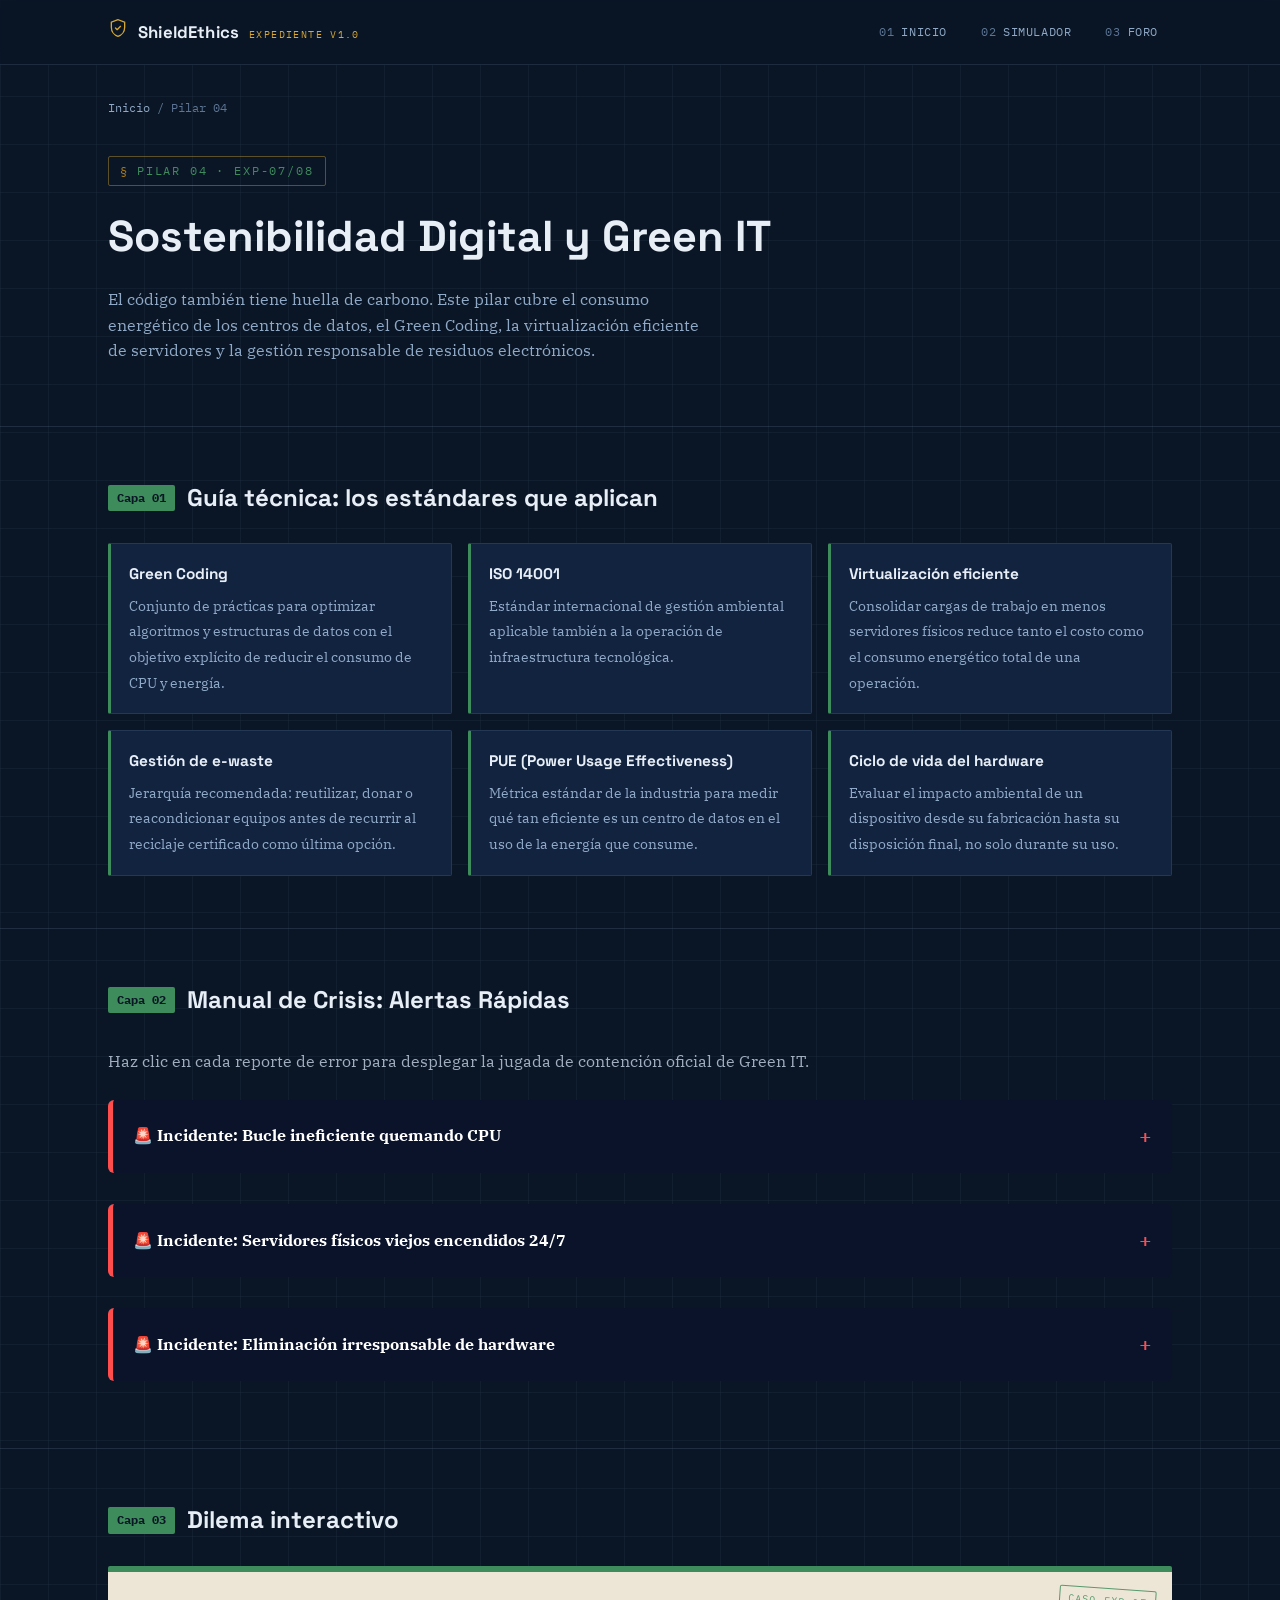
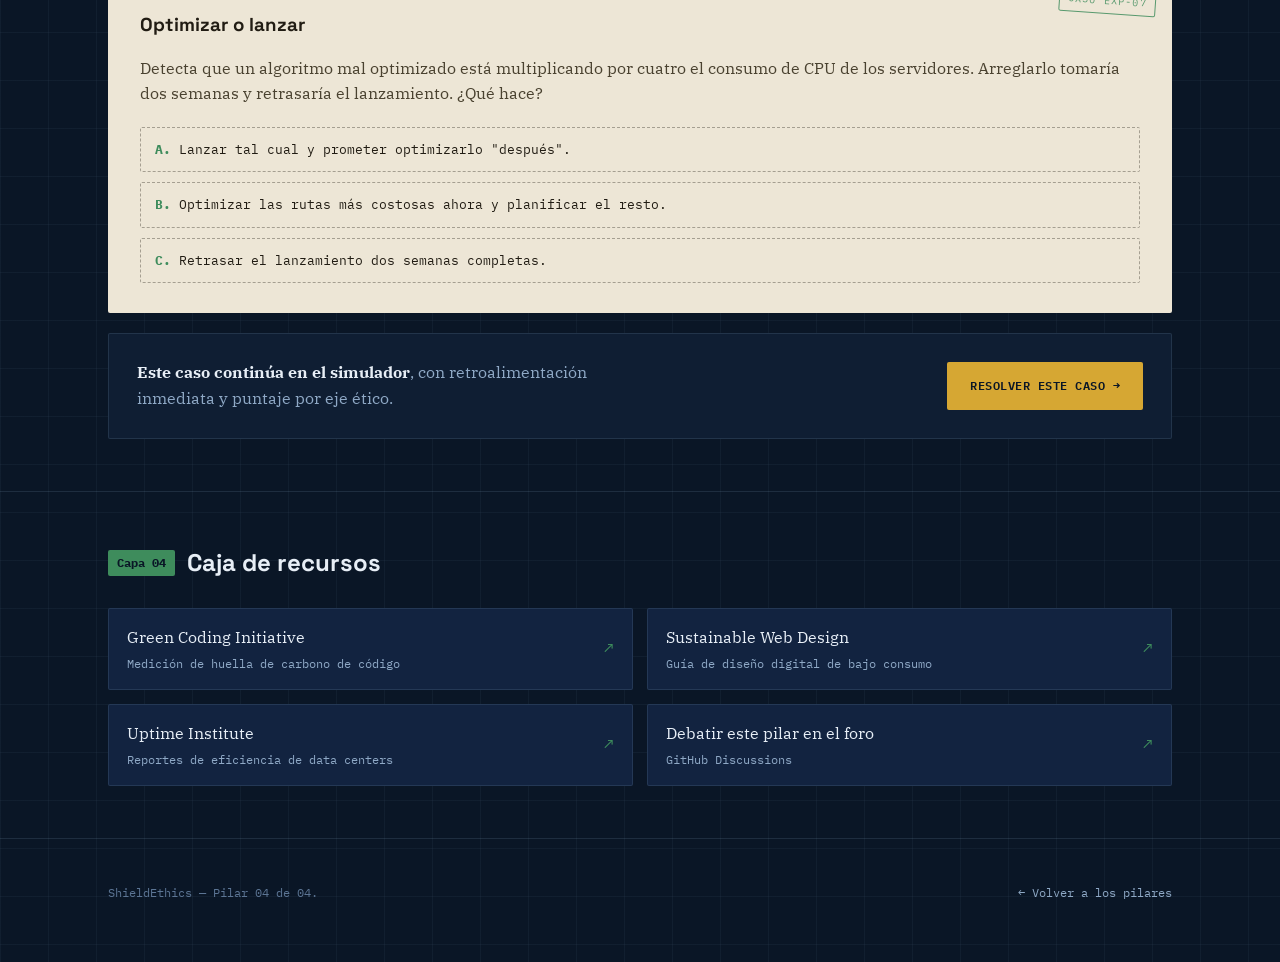
<file: 04-sostenibilidad-y-green-it/index.html>
<!DOCTYPE html>
<html lang="es">
<head>
<meta charset="UTF-8">
<meta name="viewport" content="width=device-width, initial-scale=1.0">
<title>Sostenibilidad Digital y Green IT — ShieldEthics</title>
<link rel="stylesheet" href="../css/estilos.css">
</head>
<body class="p4-tema">

<nav class="nav">
  <div class="nav-inner">
    <a href="../index.html" class="marca">
      <svg class="icono-escudo" viewBox="0 0 24 24" fill="none" xmlns="http://www.w3.org/2000/svg">
        <path d="M12 2L4 5v6c0 5.2 3.4 9.7 8 11 4.6-1.3 8-5.8 8-11V5l-8-3z" stroke="#D6A733" stroke-width="1.6"/>
        <path d="M9 12l2 2 4-4" stroke="#D6A733" stroke-width="1.6" stroke-linecap="round" stroke-linejoin="round"/>
      </svg>
      ShieldEthics <small>Expediente v1.0</small>
    </a>
    <ul class="nav-links">
      <li><a href="../index.html"><span class="n">01</span><span class="texto">Inicio</span></a></li>
      <li><a href="../simulador.html"><span class="n">02</span><span class="texto">Simulador</span></a></li>
      <li><a href="https://github.com/joseluisx-x/ethical-playboook/discussions" target="_blank" rel="noopener"><span class="n">03</span><span class="texto">Foro</span></a></li>
    </ul>
  </div>
</nav>

<div class="contenedor">
  <p class="migas"><a href="../index.html">Inicio</a> / Pilar 04</p>
</div>

<header class="pilar-hero">
  <div class="contenedor">
    <span class="eyebrow tag">Pilar 04 · EXP-07/08</span>
    <h1>Sostenibilidad Digital y Green IT</h1>
    <p>El código también tiene huella de carbono. Este pilar cubre el consumo energético de los centros de datos, el Green Coding, la virtualización eficiente de servidores y la gestión responsable de residuos electrónicos.</p>
  </div>
</header>

<section class="capa">
  <div class="contenedor">
    <div class="capa-titulo">
      <span class="num">Capa 01</span>
      <h2>Guía técnica: los estándares que aplican</h2>
    </div>
    <div class="norma-grid">
      <div class="norma">
        <b>Green Coding</b>
        <span>Conjunto de prácticas para optimizar algoritmos y estructuras de datos con el objetivo explícito de reducir el consumo de CPU y energía.</span>
      </div>
      <div class="norma">
        <b>ISO 14001</b>
        <span>Estándar internacional de gestión ambiental aplicable también a la operación de infraestructura tecnológica.</span>
      </div>
      <div class="norma">
        <b>Virtualización eficiente</b>
        <span>Consolidar cargas de trabajo en menos servidores físicos reduce tanto el costo como el consumo energético total de una operación.</span>
      </div>
      <div class="norma">
        <b>Gestión de e-waste</b>
        <span>Jerarquía recomendada: reutilizar, donar o reacondicionar equipos antes de recurrir al reciclaje certificado como última opción.</span>
      </div>
      <div class="norma">
        <b>PUE (Power Usage Effectiveness)</b>
        <span>Métrica estándar de la industria para medir qué tan eficiente es un centro de datos en el uso de la energía que consume.</span>
      </div>
      <div class="norma">
        <b>Ciclo de vida del hardware</b>
        <span>Evaluar el impacto ambiental de un dispositivo desde su fabricación hasta su disposición final, no solo durante su uso.</span>
      </div>
    </div>
  </div>
</section>

  
<!-- ========================================== -->
<!-- CAPA 03: MANUAL DE CRISIS (PILAR 04 - VERDE)-->
<!-- ========================================== -->
<section class="capa">
    <div class="contenedor">
        
        <!-- TÍTULO CON LA ESTRUCTURA ORIGINAL NATIVA -->
        <div class="capa-titulo" style="margin-bottom: 30px;">
            <span class="num">Capa 02</span>
            <h2>Manual de Crisis: Alertas Rápidas</h2>
        </div>
        
        <!-- SUBTÍTULO ABAJO -->
        <p style="color: #a0aec0; margin-bottom: 25px; font-size: 1rem;">Haz clic en cada reporte de error para desplegar la jugada de contención oficial de Green IT.</p>

        <!-- CONTENEDOR DE LOS TICKETS CORTOS VERDES -->
        <div class="manual-incidentes-criticos" style="display: flex; flex-direction: column; gap: 16px;">
            
            <style>
                .ticket-critico {
                    background-color: #0b132b !important;
                    border-radius: 6px !important;
                    border-left: 5px solid #ff4d4d !important; /* Rojo: Alerta inicial */
                    overflow: hidden;
                    margin-bottom: 15px;
                    transition: all 0.3s ease;
                }
                .ticket-critico[open] {
                    border-left-color: #2ec4b6 !important; /* Verde de sostenibilidad */
                    background-color: #0f1c3f !important;
                }
                .ticket-critico summary {
                    padding: 20px !important;
                    display: flex !important;
                    justify-content: space-between !important;
                    align-items: center !important;
                    cursor: pointer !important;
                    color: #ffffff !important;
                    font-weight: bold !important;
                    list-style: none !important;
                }
                .ticket-critico summary::-webkit-details-marker { display: none; }
                .ticket-critico[open] .txt-signo { color: #2ec4b6 !important; transform: rotate(45deg); }
                
                .bloque-alerta-interna { padding: 0 20px 20px 20px; }
                .caja-situacion-amarilla {
                    color: #ffb703 !important;
                    font-size: 0.95rem;
                    line-height: 1.6;
                    margin-bottom: 12px;
                }
                .caja-jugada-verde {
                    background-color: rgba(46, 196, 182, 0.08) !important; /* Fondo verde sutil */
                    border: 1px solid rgba(46, 196, 182, 0.2) !important;
                    padding: 15px !important;
                    border-radius: 4px !important;
                    color: #e2e8f0 !important;
                    font-size: 0.95rem;
                    line-height: 1.6;
                }
                .caja-jugada-verde strong { color: #2ec4b6 !important; }
            </style>

            <!-- TICKET 1 -->
            <details class="ticket-critico">
                <summary>🚨 Incidente: Bucle ineficiente quemando CPU <span class="txt-signo" style="color: #ff4d4d; font-size: 1.3rem; transition: all 0.2s;">+</span></summary>
                <div class="bloque-alerta-interna">
                    <div class="caja-situacion-amarilla">
                        <p><strong>⚠️ Situación:</strong> Un bucle mal optimizado está quemando CPU y disparando el consumo eléctrico del Data Center.</p>
                    </div>
                    <div class="caja-jugada-verde">
                        <p><strong>🛠️ La Jugada:</strong> Aplica Green Coding. Mete caché, optimiza las consultas indexadas y mata los procesos fantasma.</p>
                    </div>
                </div>
            </details>

            <!-- TICKET 2 -->
            <details class="ticket-critico">
                <summary>🚨 Incidente: Servidores físicos viejos encendidos 24/7 <span class="txt-signo" style="color: #ff4d4d; font-size: 1.3rem; transition: all 0.2s;">+</span></summary>
                <div class="bloque-alerta-interna">
                    <div class="caja-situacion-amarilla">
                        <p><strong>⚠️ Situación:</strong> La empresa tiene servidores físicos viejos encendidos 24/7 gastando luz a lo loco.</p>
                    </div>
                    <div class="caja-verde-resaltada caja-jugada-verde">
                        <p><strong>🛠️ La Jugada:</strong> Migra la arquitectura a entornos Serverless o contenedores Docker que solo consumen energía si hay tráfico real.</p>
                    </div>
                </div>
            </details>

            <!-- TICKET 3 -->
            <details class="ticket-critico">
                <summary>🚨 Incidente: Eliminación irresponsable de hardware <span class="txt-signo" style="color: #ff4d4d; font-size: 1.3rem; transition: all 0.2s;">+</span></summary>
                <div class="bloque-alerta-interna">
                    <div class="caja-situacion-amarilla">
                        <p><strong>⚠️ Situación:</strong> Van a tirar a la basura común hardware funcional solo para comprar los modelos del año.</p>
                    </div>
                    <div class="caja-jugada-verde">
                        <p><strong>🛠️ La Jugada:</strong> Frena el desperdicio. Instala sistemas operativos ligeros (Linux), dona los equipos o recicla con certificación e-waste.</p>
                    </div>
                </div>
            </details>

        </div>
    </div>
</section>

<section class="capa">
  <div class="contenedor">
    <div class="capa-titulo">
      <span class="num">Capa 03</span>
      <h2>Dilema interactivo</h2>
    </div>
    <div class="dilema">
      <span class="sello">Caso EXP-07</span>
      <h3>Optimizar o lanzar</h3>
      <p>Detecta que un algoritmo mal optimizado está multiplicando por cuatro el consumo de CPU de los servidores. Arreglarlo tomaría dos semanas y retrasaría el lanzamiento. ¿Qué hace?</p>
      <div class="opciones">
        <div><b>A.</b> Lanzar tal cual y prometer optimizarlo "después".</div>
        <div><b>B.</b> Optimizar las rutas más costosas ahora y planificar el resto.</div>
        <div><b>C.</b> Retrasar el lanzamiento dos semanas completas.</div>
      </div>
    </div>
    <div class="cta-foro" style="margin-top:20px;">
      <p><strong>Este caso continúa en el simulador</strong>, con retroalimentación inmediata y puntaje por eje ético.</p>
      <a href="../simulador.html" class="btn btn-primario">Resolver este caso →</a>
    </div>
  </div>
</section>

<section class="capa" style="border-bottom:none;">
  <div class="contenedor">
    <div class="capa-titulo">
      <span class="num">Capa 04</span>
      <h2>Caja de recursos</h2>
    </div>
    <div class="recursos">
      <a class="recurso" href="https://green-coding.io/" target="_blank" rel="noopener">
        <div>Green Coding Initiative<small>Medición de huella de carbono de código</small></div>
        <span class="flecha">↗</span>
      </a>
      <a class="recurso" href="https://sustainablewebdesign.org/" target="_blank" rel="noopener">
        <div>Sustainable Web Design<small>Guía de diseño digital de bajo consumo</small></div>
        <span class="flecha">↗</span>
      </a>
      <a class="recurso" href="https://www.uptimeinstitute.com/resources/research-and-reports" target="_blank" rel="noopener">
        <div>Uptime Institute<small>Reportes de eficiencia de data centers</small></div>
        <span class="flecha">↗</span>
      </a>
      <a class="recurso" href="https://github.com/joseluisx-x/ethical-playboook/discussions/categories/sostenibilidad" target="_blank" rel="noopener">
        <div>Debatir este pilar en el foro<small>GitHub Discussions</small></div>
        <span class="flecha">↗</span>
      </a>
    </div>
  </div>
</section>

<footer>
  <div class="contenedor footer-grid">
    <span>ShieldEthics — Pilar 04 de 04.</span>
    <span><a href="../index.html">← Volver a los pilares</a></span>
  </div>
</footer>

  
</body>
</html>
</file>
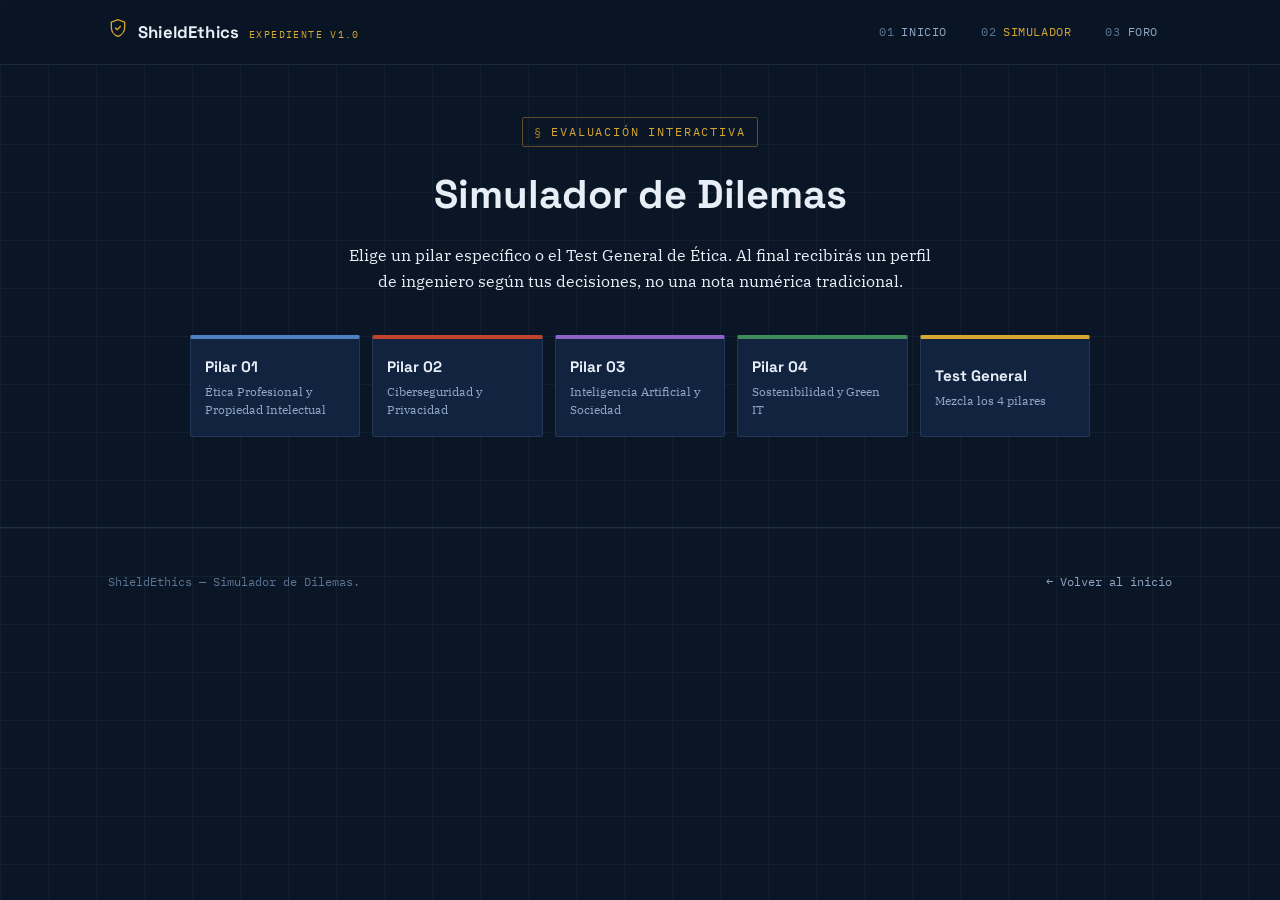
<file: simulador.html>
<!DOCTYPE html>
<html lang="es">
<head>
<meta charset="UTF-8">
<meta name="viewport" content="width=device-width, initial-scale=1.0">
<title>Simulador de Dilemas — ShieldEthics</title>
<link rel="stylesheet" href="css/estilos.css">
</head>
<body>

<nav class="nav">
  <div class="nav-inner">
    <a href="index.html" class="marca">
      <svg class="icono-escudo" viewBox="0 0 24 24" fill="none" xmlns="http://www.w3.org/2000/svg">
        <path d="M12 2L4 5v6c0 5.2 3.4 9.7 8 11 4.6-1.3 8-5.8 8-11V5l-8-3z" stroke="#D6A733" stroke-width="1.6"/>
        <path d="M9 12l2 2 4-4" stroke="#D6A733" stroke-width="1.6" stroke-linecap="round" stroke-linejoin="round"/>
      </svg>
      ShieldEthics <small>Expediente v1.0</small>
    </a>
    <ul class="nav-links">
      <li><a href="index.html"><span class="n">01</span><span class="texto">Inicio</span></a></li>
      <li><a href="simulador.html" class="activo"><span class="n">02</span><span class="texto">Simulador</span></a></li>
      <li><a href="https://github.com/joseluisx-x/ethical-playboook/discussions" target="_blank" rel="noopener"><span class="n">03</span><span class="texto">Foro</span></a></li>
    </ul>
  </div>
</nav>

<div class="simulador-shell">
  <div class="contenedor">

    <div id="panel-modos">
      <div class="simulador-intro">
        <span class="eyebrow">Evaluación interactiva</span>
        <h1>Simulador de Dilemas</h1>
        <p>Elige un pilar específico o el Test General de Ética. Al final recibirás un perfil de ingeniero según tus decisiones, no una nota numérica tradicional.</p>
      </div>

      <div class="modo-grid" id="modo-grid">
        <button class="modo-card" data-modo="p1" style="--m-acento:#4E80C4;">
          <b>Pilar 01</b>
          <span>Ética Profesional y Propiedad Intelectual</span>
        </button>
        <button class="modo-card" data-modo="p2" style="--m-acento:#C0432B;">
          <b>Pilar 02</b>
          <span>Ciberseguridad y Privacidad</span>
        </button>
        <button class="modo-card" data-modo="p3" style="--m-acento:#8C63C7;">
          <b>Pilar 03</b>
          <span>Inteligencia Artificial y Sociedad</span>
        </button>
        <button class="modo-card" data-modo="p4" style="--m-acento:#3E8C5C;">
          <b>Pilar 04</b>
          <span>Sostenibilidad y Green IT</span>
        </button>
        <button class="modo-card" data-modo="general" style="--m-acento:#D6A733;">
          <b>Test General</b>
          <span>Mezcla los 4 pilares</span>
        </button>
      </div>
    </div>

    <div id="zona-juego">

      <div id="zona-caso">
        <div class="barra-progreso">
          <span id="etiqueta-progreso">Expediente 1 de 4</span>
          <div class="pista"><div class="relleno" id="relleno-progreso"></div></div>
        </div>

        <div class="tarjeta-caso">
          <span class="sello" id="caso-exp">EXP-00</span>
          <h2 id="caso-titulo">Título del caso</h2>
          <p class="situacion" id="caso-situacion">Situación del caso...</p>

          <div class="opciones-juego" id="caso-opciones"></div>

          <div class="retro" id="caso-retro"></div>

          <div class="acciones-caso">
            <button class="btn btn-primario" id="btn-siguiente" style="display:none;">Siguiente expediente →</button>
          </div>
        </div>
      </div>

      <div class="resultado" id="resultado">
        <div class="resultado-cabecera">
          <span class="eyebrow">Dictamen final</span>
          <h2>Tu perfil de ingeniero</h2>
          <p>Basado en las decisiones que tomaste a lo largo de esta simulación.</p>
        </div>

        <div class="perfil-tarjeta" id="perfil-tarjeta">
          <span class="sello">Dictamen</span>
          <h3 id="perfil-nombre">—</h3>
          <p id="perfil-texto">—</p>
        </div>

        <div class="barras-categoria">
          <div class="barra-cat">
            <span>Ética profesional</span>
            <div class="pista"><div class="relleno etica" id="barra-etica"></div></div>
            <span id="valor-etica">0</span>
          </div>
          <div class="barra-cat">
            <span>Impacto social</span>
            <div class="pista"><div class="relleno impacto" id="barra-impacto"></div></div>
            <span id="valor-impacto">0</span>
          </div>
          <div class="barra-cat">
            <span>Viabilidad técnica</span>
            <div class="pista"><div class="relleno viabilidad" id="barra-viabilidad"></div></div>
            <span id="valor-viabilidad">0</span>
          </div>
        </div>

        <div class="resultado-acciones">
          <button class="btn btn-secundario" id="btn-reiniciar">↺ Probar otro pilar</button>
          <a href="https://github.com/joseluisx-x/ethical-playboook/discussions" target="_blank" rel="noopener" class="btn btn-foro">💬 Comparte tu perfil en el foro</a>
        </div>
      </div>

    </div>

  </div>
</div>

<footer>
  <div class="contenedor footer-grid">
    <span>ShieldEthics — Simulador de Dilemas.</span>
    <span><a href="index.html">← Volver al inicio</a></span>
  </div>
</footer>

<script src="js/preguntas.js"></script>
<script src="js/simulador.js"></script>
</body>
</html>
</file>
<file: css/estilos.css>
/* =========================================================================
   SHIELDETHICS — Manual Operativo del Ingeniero
   Sistema de diseño: "Expediente de Ingeniería"
   La estética se inspira en los legajos de auditoría técnica y los planos
   de ingeniería: fondo tipo plano azul (blueprint), tarjetas que imitan
   carpetas de expediente con sello de revisión, y tipografía que mezcla
   una mano técnica (mono) con una mano editorial (serif) para transmitir
   la doble naturaleza del proyecto: normativa + argumento humano.
   ========================================================================= */

@import url('https://fonts.googleapis.com/css2?family=Space+Grotesk:wght@400;500;600;700&family=IBM+Plex+Serif:ital,wght@0,400;0,500;0,600;1,400&family=IBM+Plex+Mono:wght@400;500;600&display=swap');

:root{
  /* --- paleta base (plano de ingeniería) --- */
  --ink:            #0A1626;
  --ink-2:          #0F1E33;
  --panel:          #122340;
  --panel-line:     rgba(146, 180, 214, 0.14);
  --grid-line:      rgba(146, 180, 214, 0.055);

  /* --- papel del expediente --- */
  --paper:          #EDE6D6;
  --paper-2:        #E2D8C0;
  --paper-ink:       #211C13;
  --paper-ink-soft: #4A4230;

  /* --- texto sobre el plano --- */
  --text:           #E7EEF6;
  --text-muted:     #8FA9C6;
  --text-faint:     #5C7594;

  /* --- acento de autoridad / sello --- */
  --amber:          #D6A733;
  --amber-deep:     #A97C1B;

  /* --- pilares --- */
  --p1: #4E80C4;  /* Ética Profesional — azul institucional */
  --p2: #C0432B;  /* Ciberseguridad — rojo alerta */
  --p3: #8C63C7;  /* IA y Sociedad — morado */
  --p4: #3E8C5C;  /* Sostenibilidad — verde técnico */

  --radius: 3px;
  --serif: 'IBM Plex Serif', Georgia, serif;
  --display: 'Space Grotesk', 'IBM Plex Sans', sans-serif;
  --mono: 'IBM Plex Mono', 'SFMono-Regular', monospace;
}

*{ box-sizing:border-box; }
html{ scroll-behavior:smooth; }

body{
  margin:0;
  background:
    linear-gradient(var(--grid-line) 1px, transparent 1px) 0 0/48px 48px,
    linear-gradient(90deg, var(--grid-line) 1px, transparent 1px) 0 0/48px 48px,
    var(--ink);
  color:var(--text);
  font-family:var(--serif);
  line-height:1.6;
  -webkit-font-smoothing:antialiased;
}

a{ color:inherit; }
img{ max-width:100%; }

::selection{ background:var(--amber); color:var(--ink); }

@media (prefers-reduced-motion: reduce){
  *{ animation-duration:0.001ms !important; transition-duration:0.001ms !important; }
}

/* focus visibility */
a:focus-visible, button:focus-visible, [tabindex]:focus-visible{
  outline:2px solid var(--amber);
  outline-offset:3px;
}

.contenedor{
  max-width:1120px;
  margin:0 auto;
  padding:0 28px;
}

/* =========================================================================
   NAV
   ========================================================================= */
.nav{
  position:sticky; top:0; z-index:50;
  background:rgba(10,22,38,0.86);
  backdrop-filter:blur(10px);
  border-bottom:1px solid var(--panel-line);
}
.nav-inner{
  max-width:1120px; margin:0 auto; padding:0 28px;
  height:64px; display:flex; align-items:center; justify-content:space-between;
}
.marca{
  display:flex; align-items:baseline; gap:10px;
  font-family:var(--display); font-weight:700; letter-spacing:0.01em;
  font-size:1.05rem; text-decoration:none; color:var(--text);
}
.marca .icono-escudo{
  width:20px; height:20px; flex:none;
}
.marca small{
  font-family:var(--mono); font-weight:400; font-size:0.62rem;
  color:var(--amber); letter-spacing:0.14em; text-transform:uppercase;
}
.nav-links{ display:flex; gap:6px; list-style:none; margin:0; padding:0; }
.nav-links a{
  display:flex; align-items:center; gap:7px;
  font-family:var(--mono); font-size:0.74rem; letter-spacing:0.05em;
  text-transform:uppercase; text-decoration:none;
  color:var(--text-muted); padding:10px 14px; border-radius:var(--radius);
  transition:color .15s ease, background .15s ease;
}
.nav-links a:hover{ color:var(--text); background:var(--panel); }
.nav-links a.activo{ color:var(--amber); }
.nav-links a .n{ color:var(--text-faint); }

@media (max-width:720px){
  .nav-links span.texto{ display:none; }
  .nav-links a{ padding:10px 10px; }
}

/* =========================================================================
   SELLO / ETIQUETAS TIPO EXPEDIENTE
   ========================================================================= */
.eyebrow{
  display:inline-flex; align-items:center; gap:8px;
  font-family:var(--mono); font-size:0.72rem; letter-spacing:0.16em;
  text-transform:uppercase; color:var(--amber);
  border:1px solid rgba(214,167,51,0.4);
  padding:5px 11px; border-radius:2px;
}
.eyebrow::before{ content:"§"; color:var(--amber-deep); }

.sello{
  position:absolute; top:16px; right:16px;
  font-family:var(--mono); font-size:0.62rem; letter-spacing:0.12em;
  text-transform:uppercase; color:var(--amber);
  border:1.5px solid var(--amber);
  padding:4px 8px; border-radius:2px;
  transform:rotate(4deg);
  opacity:0.85;
}

/* =========================================================================
   HERO
   ========================================================================= */
.hero{
  padding:96px 0 72px;
  border-bottom:1px solid var(--panel-line);
  position:relative;
  overflow:hidden;
}
.hero::after{
  content:"";
  position:absolute; inset:0;
  background:radial-gradient(ellipse 60% 50% at 82% 0%, rgba(78,128,196,0.16), transparent 70%);
  pointer-events:none;
}
.hero-grid{
  display:grid; grid-template-columns:1.15fr 0.85fr; gap:56px; align-items:end;
  position:relative;
}
@media (max-width:860px){ .hero-grid{ grid-template-columns:1fr; } }

.hero h1{
  font-family:var(--display); font-weight:700;
  font-size:clamp(2.3rem, 4.4vw, 3.6rem);
  line-height:1.08; letter-spacing:-0.01em;
  margin:22px 0 20px; color:var(--text);
}
.hero h1 em{ font-style:normal; color:var(--amber); }
.hero p.lead{
  font-size:1.06rem; color:var(--text-muted); max-width:52ch; margin:0 0 30px;
}
.hero-acciones{ display:flex; gap:14px; flex-wrap:wrap; }

.expediente-mini{
  border:1px solid var(--panel-line); background:var(--panel);
  border-radius:var(--radius); padding:20px 22px;
  font-family:var(--mono); font-size:0.78rem; color:var(--text-muted);
}
.expediente-mini .fila{
  display:flex; justify-content:space-between; padding:7px 0;
  border-bottom:1px dashed var(--panel-line);
}
.expediente-mini .fila:last-child{ border-bottom:none; }
.expediente-mini .fila b{ color:var(--text); font-weight:500; }

/* =========================================================================
   BOTONES
   ========================================================================= */
.btn{
  display:inline-flex; align-items:center; gap:9px;
  font-family:var(--mono); font-size:0.78rem; letter-spacing:0.04em;
  text-transform:uppercase; text-decoration:none; cursor:pointer;
  padding:13px 22px; border-radius:2px; border:1px solid transparent;
  transition:transform .12s ease, background .15s ease, border-color .15s ease;
}
.btn:hover{ transform:translateY(-1px); }
.btn-primario{ background:var(--amber); color:var(--ink); font-weight:600; }
.btn-primario:hover{ background:#E4B948; }
.btn-secundario{ background:transparent; color:var(--text); border-color:var(--panel-line); }
.btn-secundario:hover{ border-color:var(--text-muted); }
.btn-foro{ background:var(--ink-2); color:var(--amber); border-color:rgba(214,167,51,0.35); }
.btn-foro:hover{ border-color:var(--amber); }

/* =========================================================================
   PILARES — tarjetas tipo carpeta de expediente
   ========================================================================= */
.seccion{ padding:76px 0; }
.seccion-cabecera{ max-width:64ch; margin-bottom:44px; }
.seccion-cabecera h2{
  font-family:var(--display); font-size:clamp(1.6rem,2.6vw,2.1rem);
  margin:14px 0 12px; color:var(--text);
}
.seccion-cabecera p{ color:var(--text-muted); }

.pilares-grid{
  display:grid; grid-template-columns:repeat(2, 1fr); gap:22px;
}
@media (max-width:760px){ .pilares-grid{ grid-template-columns:1fr; } }

.carpeta{
  --acento: var(--p1);
  position:relative;
  background:var(--paper);
  color:var(--paper-ink);
  border-radius:2px;
  padding:26px 26px 24px;
  min-height:230px;
  text-decoration:none;
  display:block;
  box-shadow:0 1px 0 rgba(0,0,0,0.2), 0 14px 30px -18px rgba(0,0,0,0.55);
  transition:transform .18s ease, box-shadow .18s ease;
  border-top:6px solid var(--acento);
}
.carpeta:hover{
  transform:translateY(-4px);
  box-shadow:0 1px 0 rgba(0,0,0,0.2), 0 22px 40px -18px rgba(0,0,0,0.65);
}
.carpeta::before{
  /* pestaña de carpeta */
  content:attr(data-exp);
  position:absolute; top:-15px; left:26px;
  background:var(--acento); color:var(--ink);
  font-family:var(--mono); font-size:0.66rem; letter-spacing:0.08em;
  padding:4px 10px; border-radius:2px 2px 0 0;
  font-weight:600;
}
.carpeta .sello{ color:var(--acento); border-color:var(--acento); opacity:0.7; }
.carpeta h3{
  font-family:var(--display); font-weight:600; font-size:1.28rem;
  margin:6px 0 10px; padding-right:70px; color:var(--paper-ink);
}
.carpeta p{ color:var(--paper-ink-soft); font-size:0.92rem; margin:0 0 18px; }
.carpeta .autores{
  font-family:var(--mono); font-size:0.68rem; color:var(--paper-ink-soft);
  letter-spacing:0.03em; border-top:1px dashed rgba(33,28,19,0.28);
  padding-top:12px; display:flex; justify-content:space-between; align-items:center;
}
.carpeta .ir{ color:var(--acento); font-weight:700; }

.carpeta.p1{ --acento:var(--p1); }
.carpeta.p2{ --acento:var(--p2); }
.carpeta.p3{ --acento:var(--p3); }
.carpeta.p4{ --acento:var(--p4); }

/* =========================================================================
   CAJA DE RECURSOS / CAPAS DE CONTENIDO (páginas de pilar)
   ========================================================================= */
.migas{
  font-family:var(--mono); font-size:0.74rem; color:var(--text-faint);
  padding:22px 0 0;
}
.migas a{ color:var(--text-muted); text-decoration:none; }
.migas a:hover{ color:var(--amber); }

.pilar-hero{
  padding:26px 0 46px;
  border-bottom:1px solid var(--panel-line);
}
.pilar-hero .tag{ color:var(--acento-pilar); }
.pilar-hero h1{
  font-family:var(--display); font-size:clamp(2rem,4vw,2.7rem);
  margin:16px 0 14px;
}
.pilar-hero p{ color:var(--text-muted); max-width:60ch; }

.capa{
  padding:52px 0; border-bottom:1px solid var(--panel-line);
}
.capa-titulo{
  display:flex; align-items:center; gap:12px; margin-bottom:26px;
}
.capa-titulo .num{
  font-family:var(--mono); font-size:0.72rem; color:var(--ink);
  background:var(--acento-pilar); padding:4px 9px; border-radius:2px; font-weight:700;
}
.capa-titulo h2{ font-family:var(--display); font-size:1.5rem; margin:0; }

.norma-grid{
  display:grid; grid-template-columns:repeat(3,1fr); gap:16px;
}
@media (max-width:760px){ .norma-grid{ grid-template-columns:1fr; } }
.norma{
  background:var(--panel); border:1px solid var(--panel-line);
  border-left:3px solid var(--acento-pilar);
  padding:18px 18px; border-radius:2px;
}
.norma b{ display:block; font-family:var(--display); font-size:0.96rem; margin-bottom:6px; }
.norma span{ color:var(--text-muted); font-size:0.86rem; }

.dilema{
  background:var(--paper); color:var(--paper-ink);
  border-radius:2px; padding:30px 32px; position:relative;
  border-top:6px solid var(--acento-pilar);
}
.dilema .sello{ color:var(--acento-pilar); border-color:var(--acento-pilar); }
.dilema h3{ font-family:var(--display); margin:8px 0 14px; padding-right:110px; }
.dilema p{ color:var(--paper-ink-soft); }
.dilema .opciones{ margin-top:20px; display:grid; gap:10px; }
.dilema .opciones div{
  font-family:var(--mono); font-size:0.84rem;
  border:1px dashed rgba(33,28,19,0.35); border-radius:2px;
  padding:11px 14px;
}
.dilema .opciones b{ color:var(--acento-pilar); }

.recursos{ display:grid; grid-template-columns:repeat(2,1fr); gap:14px; }
@media (max-width:760px){ .recursos{ grid-template-columns:1fr; } }
.recurso{
  display:flex; justify-content:space-between; align-items:center; gap:12px;
  background:var(--panel); border:1px solid var(--panel-line);
  padding:16px 18px; border-radius:2px; text-decoration:none; color:var(--text);
}
.recurso:hover{ border-color:var(--acento-pilar); }
.recurso small{ display:block; color:var(--text-muted); font-family:var(--mono); font-size:0.72rem; margin-top:4px; }
.recurso .flecha{ color:var(--acento-pilar); font-family:var(--mono); }

.cta-foro{
  display:flex; align-items:center; justify-content:space-between; gap:20px;
  flex-wrap:wrap;
  background:var(--ink-2); border:1px solid var(--panel-line);
  padding:26px 28px; border-radius:2px; margin-top:8px;
}
.cta-foro p{ margin:0; color:var(--text-muted); max-width:48ch; }
.cta-foro strong{ color:var(--text); }

/* páginas de pilar: acento por color, definido inline vía style */
.p1-tema{ --acento-pilar:var(--p1); }
.p2-tema{ --acento-pilar:var(--p2); }
.p3-tema{ --acento-pilar:var(--p3); }
.p4-tema{ --acento-pilar:var(--p4); }

/* =========================================================================
   SIMULADOR
   ========================================================================= */
.simulador-shell{ padding:52px 0 90px; }

.simulador-intro{
  text-align:center; max-width:60ch; margin:0 auto 40px;
}
.simulador-intro h1{
  font-family:var(--display); font-size:clamp(1.9rem,3.6vw,2.5rem); margin:16px 0 12px;
}
.modo-grid{
  display:grid; grid-template-columns:repeat(5,1fr); gap:12px; max-width:900px; margin:0 auto;
}
@media (max-width:820px){ .modo-grid{ grid-template-columns:repeat(2,1fr); } }
.modo-card{
  background:var(--panel); border:1px solid var(--panel-line);
  border-radius:2px; padding:18px 14px; text-align:left; cursor:pointer;
  color:var(--text); font-family:inherit; font-size:0.86rem;
  border-top:4px solid var(--m-acento, var(--amber));
  transition:transform .12s ease, border-color .12s ease;
}
.modo-card:hover{ transform:translateY(-3px); border-color:var(--m-acento, var(--amber)); }
.modo-card b{ display:block; font-family:var(--display); font-size:0.95rem; margin-bottom:6px; }
.modo-card span{ color:var(--text-muted); font-size:0.78rem; }

#zona-juego{ display:none; max-width:760px; margin:0 auto; }
#zona-juego.activo{ display:block; }

.barra-progreso{
  display:flex; align-items:center; gap:14px; margin-bottom:28px;
  font-family:var(--mono); font-size:0.74rem; color:var(--text-muted);
}
.barra-progreso .pista{
  flex:1; height:6px; background:var(--panel); border-radius:3px; overflow:hidden;
  border:1px solid var(--panel-line);
}
.barra-progreso .relleno{
  height:100%; background:var(--amber); width:0%; transition:width .35s ease;
}

.tarjeta-caso{
  background:var(--paper); color:var(--paper-ink);
  border-radius:2px; padding:34px 34px 30px; position:relative;
  border-top:6px solid var(--amber-deep);
}
.tarjeta-caso .sello{ color:var(--amber-deep); border-color:var(--amber-deep); }
.tarjeta-caso h2{ font-family:var(--display); font-size:1.4rem; margin:10px 0 16px; padding-right:110px; }
.tarjeta-caso p.situacion{ color:var(--paper-ink-soft); margin-bottom:24px; }

.opciones-juego{ display:grid; gap:12px; }
.opcion-btn{
  text-align:left; background:transparent; cursor:pointer;
  border:1.5px solid rgba(33,28,19,0.3); border-radius:2px;
  padding:14px 16px; font-family:var(--serif); font-size:0.95rem; color:var(--paper-ink);
  transition:border-color .12s ease, background .12s ease;
}
.opcion-btn:hover{ border-color:var(--paper-ink); background:rgba(33,28,19,0.05); }
.opcion-btn b{ font-family:var(--mono); color:var(--amber-deep); margin-right:8px; }
.opcion-btn.elegida{ border-color:var(--amber-deep); background:rgba(169,124,27,0.1); }
.opcion-btn:disabled{ cursor:default; opacity:0.75; }

.retro{
  margin-top:20px; padding:16px 18px; border-radius:2px;
  font-size:0.9rem; border-left:4px solid var(--amber-deep);
  background:rgba(169,124,27,0.08); color:var(--paper-ink-soft);
  display:none;
}
.retro.activo{ display:block; }

.acciones-caso{ display:flex; justify-content:flex-end; margin-top:22px; }

.resultado{ display:none; }
.resultado.activo{ display:block; }
.resultado-cabecera{ text-align:center; margin-bottom:30px; }
.resultado-cabecera .eyebrow{ margin-bottom:14px; }
.resultado-cabecera h2{ font-family:var(--display); font-size:1.9rem; margin:0 0 10px; }
.resultado-cabecera p{ color:var(--text-muted); }

.perfil-tarjeta{
  background:var(--paper); color:var(--paper-ink); border-radius:2px;
  padding:30px 32px; border-top:6px solid var(--perfil-color, var(--amber));
  margin-bottom:26px;
}
.perfil-tarjeta .sello{ color:var(--perfil-color, var(--amber-deep)); border-color:var(--perfil-color, var(--amber-deep)); }
.perfil-tarjeta h3{ font-family:var(--display); font-size:1.5rem; margin:8px 0 10px; padding-right:110px; }
.perfil-tarjeta p{ color:var(--paper-ink-soft); }

.barras-categoria{ display:grid; gap:14px; margin:24px 0 30px; }
.barra-cat{ display:grid; grid-template-columns:150px 1fr 50px; align-items:center; gap:12px; font-family:var(--mono); font-size:0.76rem; }
.barra-cat .pista{ height:8px; background:var(--panel); border-radius:4px; overflow:hidden; border:1px solid var(--panel-line); }
.barra-cat .relleno{ height:100%; }
.barra-cat .relleno.etica{ background:var(--p1); }
.barra-cat .relleno.impacto{ background:var(--p4); }
.barra-cat .relleno.viabilidad{ background:var(--p2); }

.resultado-acciones{ display:flex; gap:14px; justify-content:center; flex-wrap:wrap; }

/* =========================================================================
   FOOTER
   ========================================================================= */
footer{
  border-top:1px solid var(--panel-line); padding:44px 0 60px;
  color:var(--text-faint); font-family:var(--mono); font-size:0.76rem;
}
footer .footer-grid{
  display:flex; justify-content:space-between; flex-wrap:wrap; gap:20px;
}
footer a{ color:var(--text-muted); text-decoration:none; }
footer a:hover{ color:var(--amber); }



/* ========================================== */
/* PANEL DE CRISIS: TARJETAS DE ALERTA AL ESTILO TICKETS */
/* ========================================== */

.manual-incidentes {
    margin-top: 25px;
    display: flex;
    flex-direction: column;
    gap: 16px;
}

/* 🔴 ESTADO CERRADO: Apariencia de Alerta Crítica/Ticket de Error */
.ficha-acordeon {
    background-color: #0b132b;
    border-radius: 6px;
    border-left: 5px solid #ff4d4d; /* Rojo brillante: Simula una alarma activa */
    overflow: hidden;
    transition: all 0.25s ease;
}

/* La cabecera del incidente */
.ficha-acordeon summary {
    padding: 18px 20px;
    display: flex;
    justify-content: space-between;
    align-items: center;
    cursor: pointer;
    user-select: none;
    color: #ffffff;
    font-size: 1.05rem;
    font-weight: bold;
    list-style: none;
}

.ficha-acordeon summary::-webkit-details-marker {
    display: none; /* Oculta la flecha nativa */
}

/* El indicador "+" a la derecha */
.ficha-acordeon summary .toggle-icon {
    color: #ff4d4d;
    font-size: 1.3rem;
    transition: transform 0.2s ease;
}

/* 🟢 ESTADO ABIERTO: Cambia a modo "Solución Mitigada" automáticamente */
.ficha-acordeon[open] {
    background-color: #0d1b3e; /* Fondo sutilmente más claro */
    border-left-color: #2ec4b6; /* El borde cambia a verde: ¡Crisis resuelta! */
}

/* El icono gira y cambia a verde */
.ficha-acordeon[open] summary .toggle-icon {
    transform: rotate(45deg); /* El "+" se vuelve un "×" para cerrar */
    color: #2ec4b6;
}

/* El contenedor interno desplegable de La Jugada */
.ficha-contenido {
    padding: 0 20px 20px 20px;
    color: #a0aec0;
    font-size: 0.95rem;
    line-height: 1.6;
    border-top: 1px solid rgba(255, 255, 255, 0.05);
}

/* Estilos internos para separar la Situación de la Jugada */
.caso-bloque {
    margin-top: 15px;
}

.caso-bloque.situacion strong {
    color: #ffb703; /* Color naranja/amarillo para la advertencia */
}

.caso-bloque.jugada {
    background-color: rgba(46, 196, 182, 0.05); /* Fondo verde sutil */
    padding: 12px 15px;
    border-radius: 4px;
    border: 1px solid rgba(46, 196, 182, 0.15);
    margin-top: 12px;
}

.caso-bloque.jugada strong {
    color: #2ec4b6; /* Verde para la acción de éxito */
}
</file>
